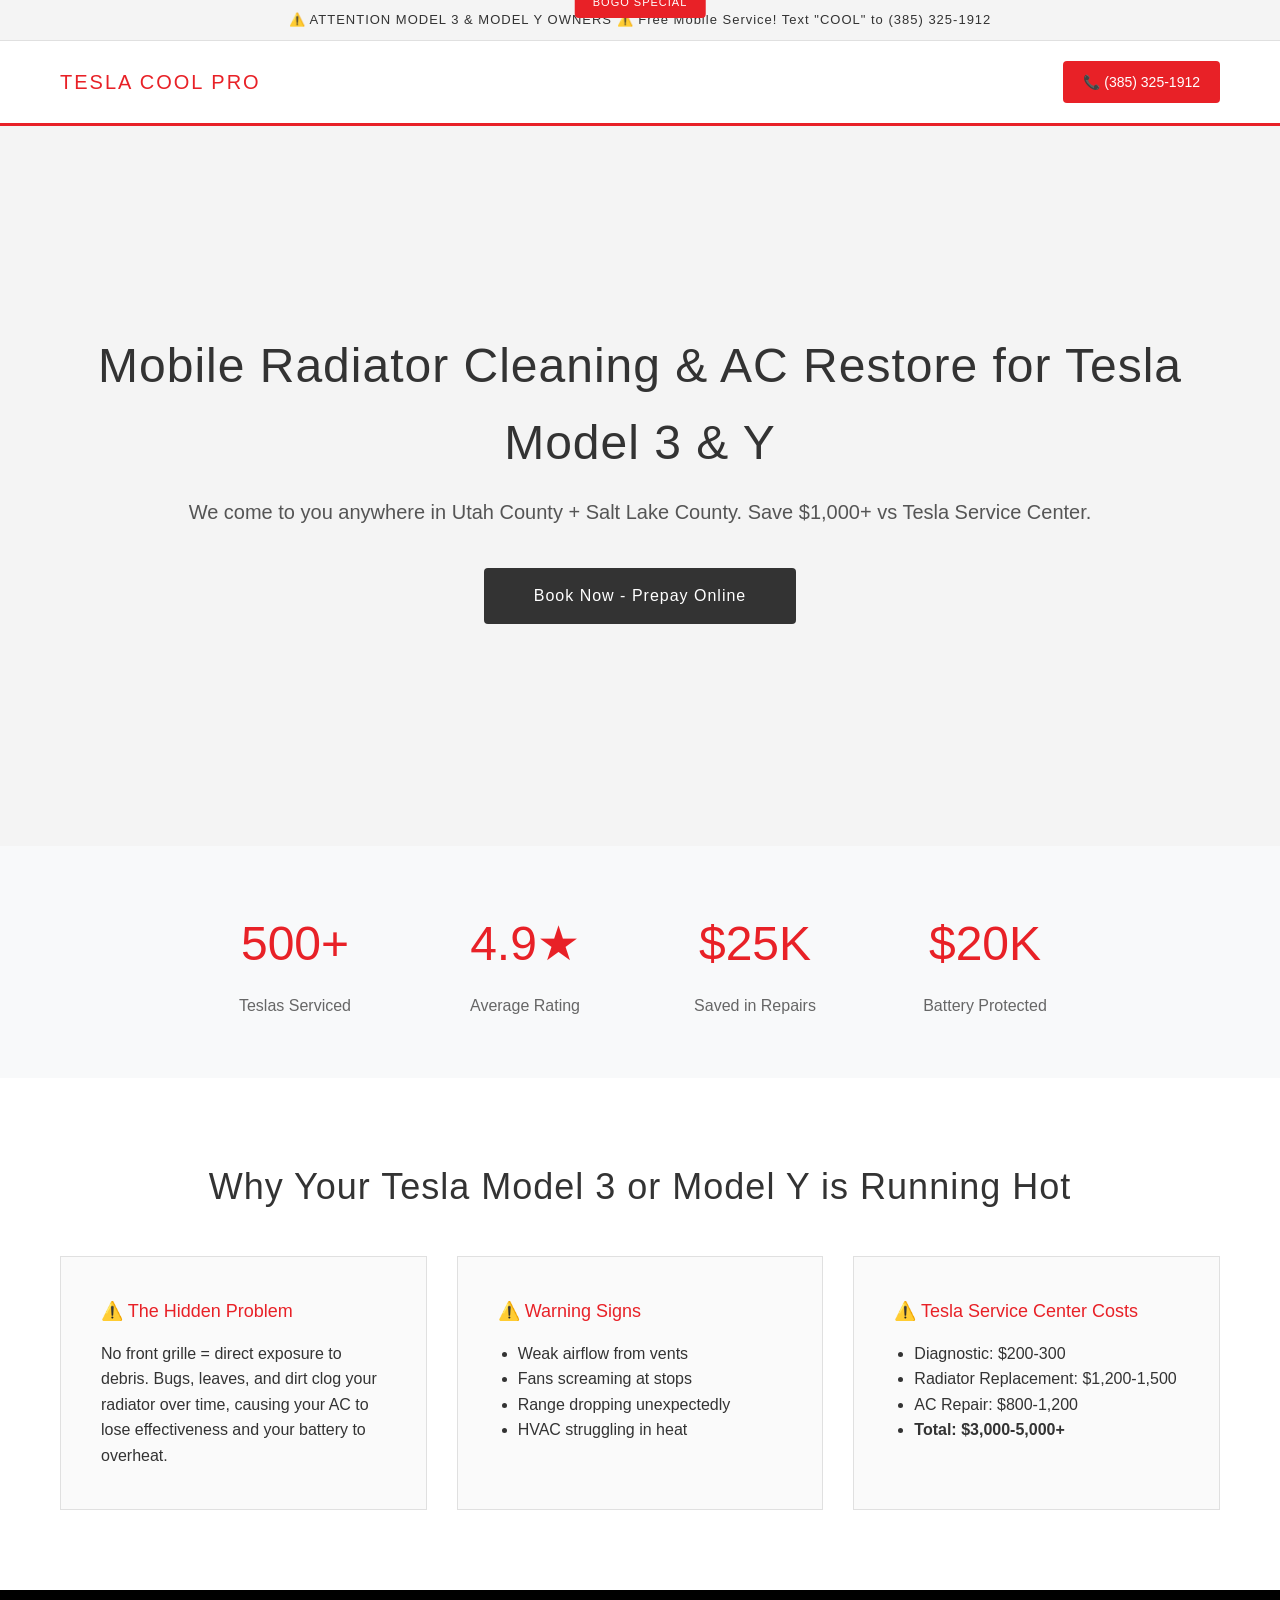
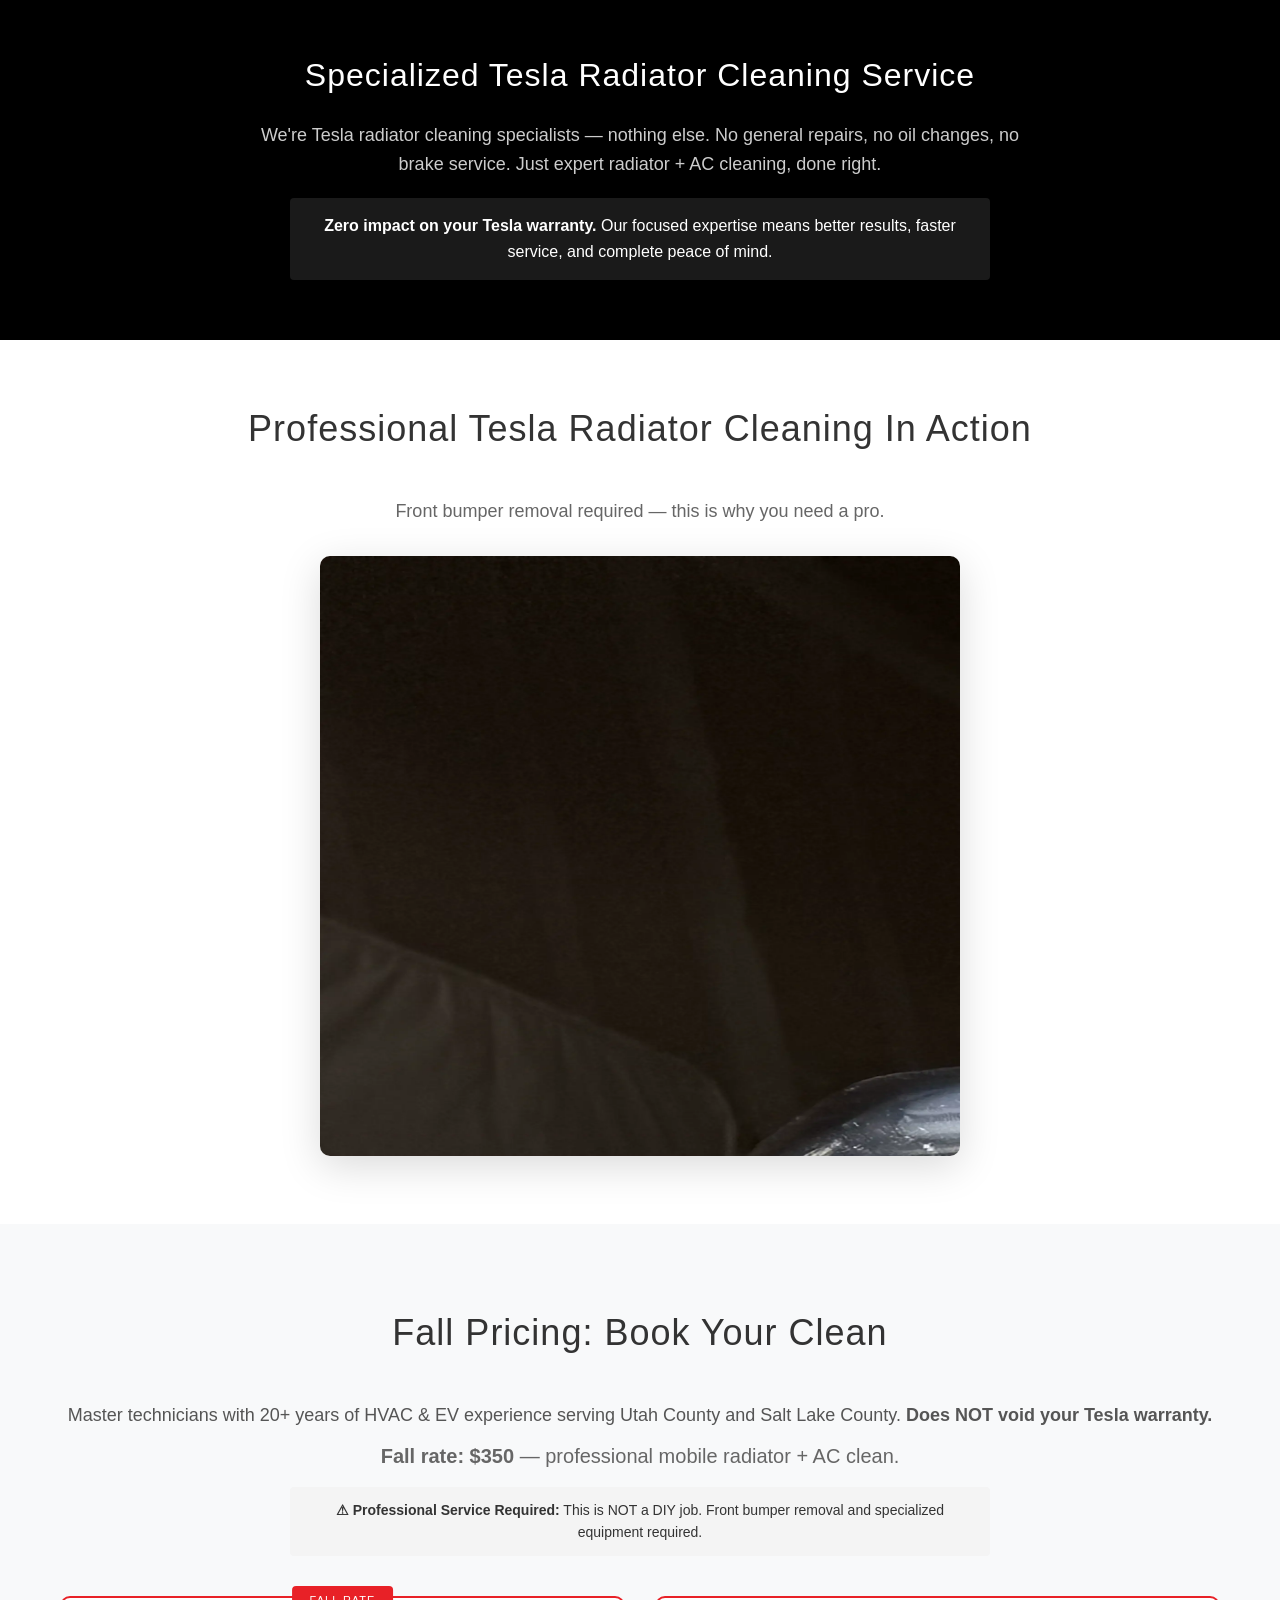
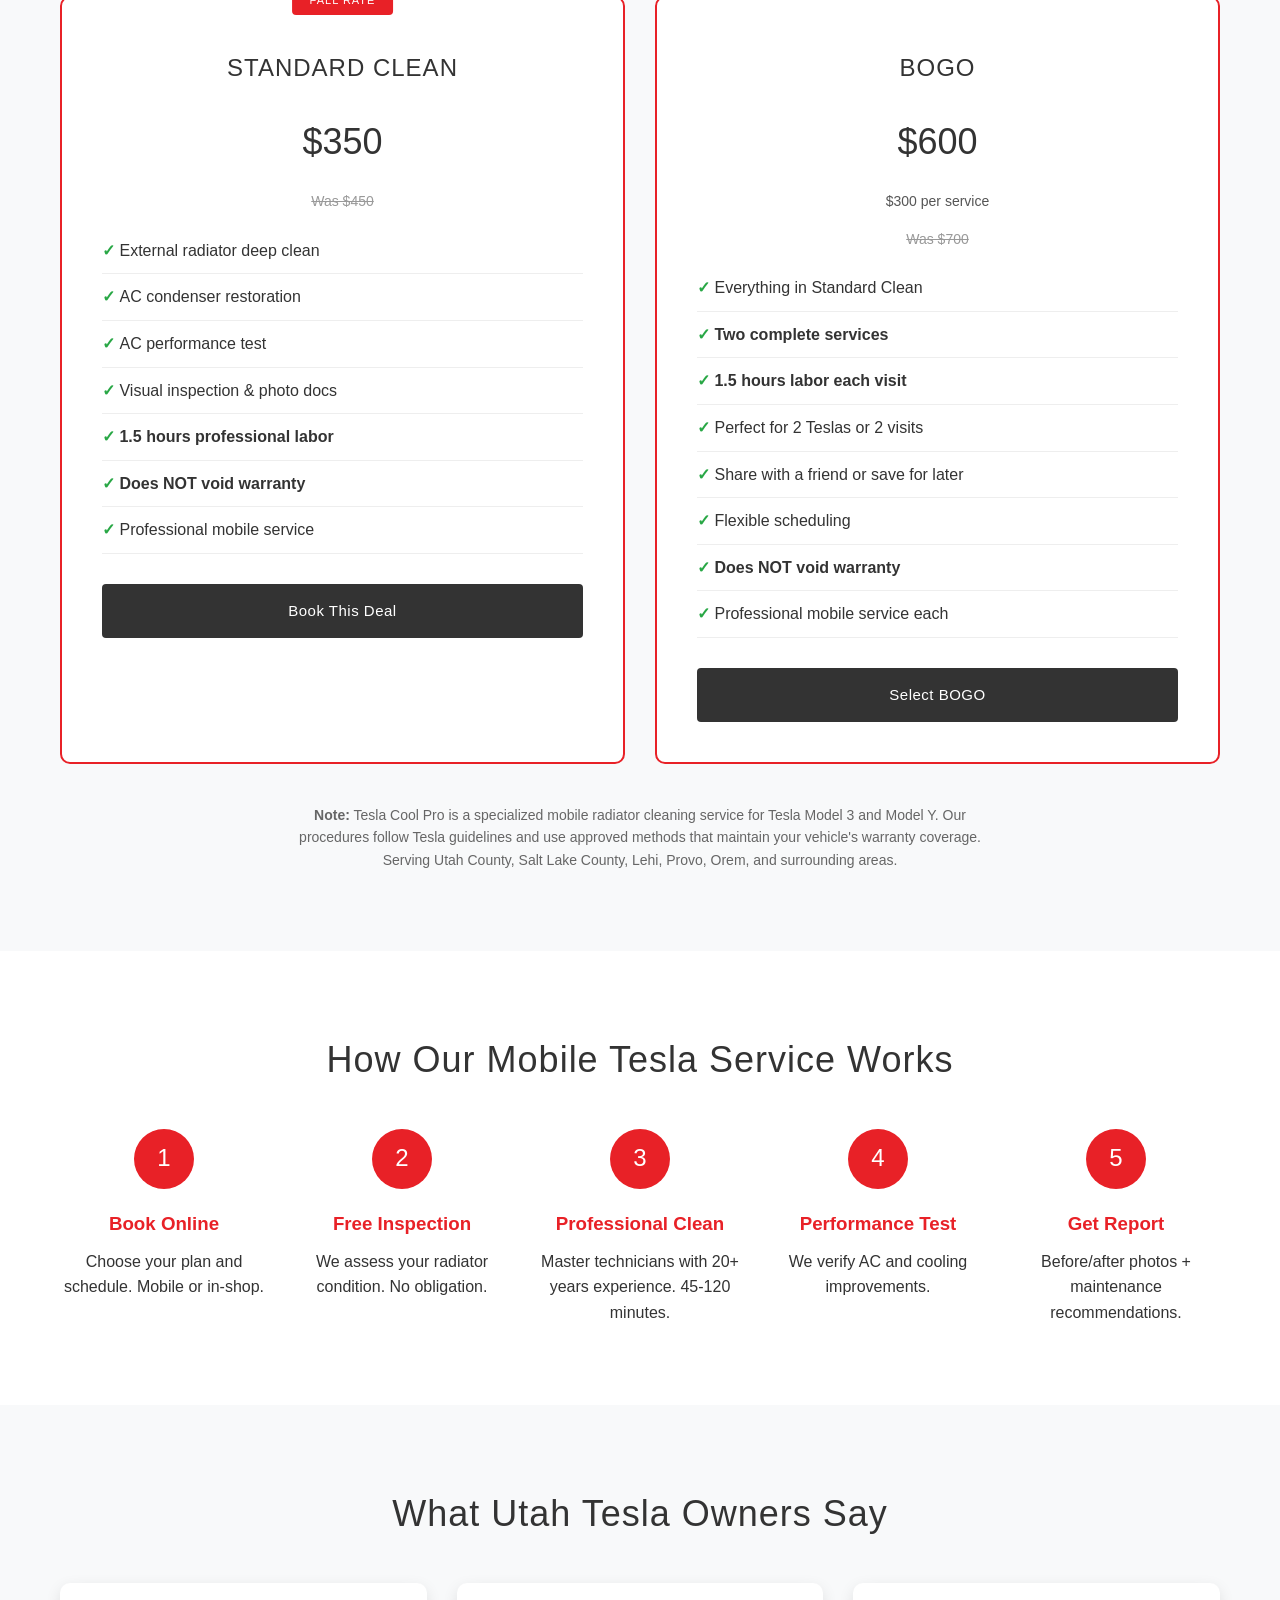
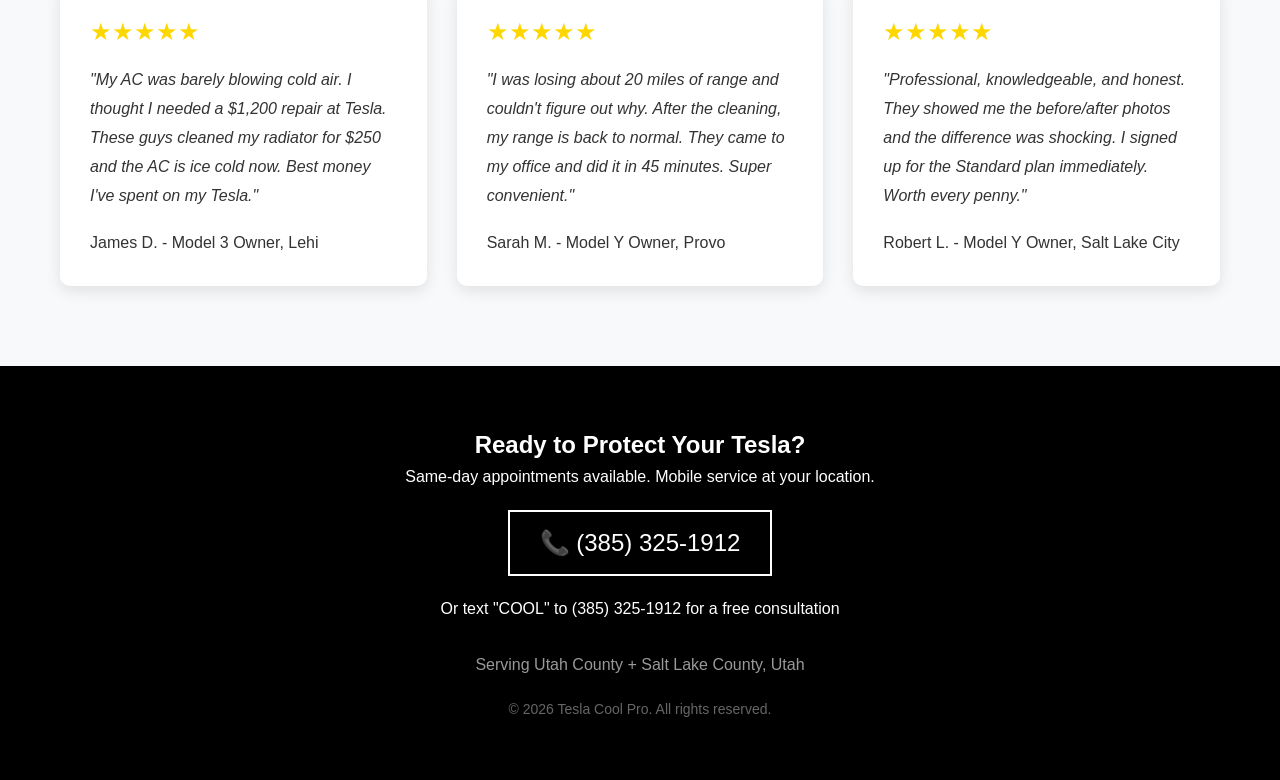
<file: index.html>
<!DOCTYPE html>
<html lang="en">
<head>
  <meta charset="UTF-8">
  <meta name="viewport" content="width=device-width, initial-scale=1.0">
  
  <!-- 🔍 PRIMARY SEO META TAGS -->
  <title>Tesla Radiator Cleaning Utah | Model 3/Y AC Repair - Tesla Cool Pro</title>
  <meta name="title" content="Tesla Radiator Cleaning Utah | Model 3/Y AC Repair - Tesla Cool Pro">
  <meta name="description" content="Expert Tesla radiator cleaning & AC restoration in Utah. Model 3 & Model Y specialists. Mobile service to your home/office. Save $1,000+ vs Tesla Service Center. Book online: (385) 325-1912">
  <meta name="keywords" content="Tesla radiator cleaning Utah, Model 3 AC repair, Model Y cooling system, mobile Tesla service, Tesla AC restoration, Utah County, Salt Lake City, Lehi, Provo, Orem, EV maintenance">
  <link rel="canonical" href="https://teslacoolpro.com/">
  <meta name="robots" content="index, follow">
  
  <!-- 📘 OPEN GRAPH / FACEBOOK -->
  <meta property="og:type" content="website">
  <meta property="og:url" content="https://teslacoolpro.com/">
  <meta property="og:title" content="Tesla Radiator Cleaning Utah | Model 3/Y AC Repair - Tesla Cool Pro">
  <meta property="og:description" content="Expert Tesla radiator cleaning & AC restoration in Utah. Mobile service to your home/office. Save $1,000+ vs Tesla Service Center. Weekly Cooling Drops!">
  <meta property="og:image" content="https://teslacoolpro.com/logo-og.jpg">
  <meta property="og:locale" content="en_US">
  <meta property="og:site_name" content="Tesla Cool Pro">
  
  <!-- 🐦 TWITTER CARD -->
  <meta property="twitter:card" content="summary_large_image">
  <meta property="twitter:url" content="https://teslacoolpro.com/">
  <meta property="twitter:title" content="Tesla Radiator Cleaning Utah | Model 3/Y AC Repair - Tesla Cool Pro">
  <meta property="twitter:description" content="Expert Tesla radiator cleaning & AC restoration in Utah. Mobile service to your home/office. Save $1,000+ vs Tesla Service Center.">
  <meta property="twitter:image" content="https://teslacoolpro.com/logo-og.jpg">
  
  <!-- 🏷️ SCHEMA MARKUP (LocalBusiness for Google) -->
  <script type="application/ld+json">
  {
    "@context": "https://schema.org",
    "@type": "AutoRepair",
    "name": "Tesla Cool Pro",
    "description": "Mobile radiator cleaning & AC restoration for Tesla Model 3 and Model Y in Utah",
    "url": "https://teslacoolpro.com/",
    "telephone": "+1-385-325-1912",
    "priceRange": "$$",
    "serviceArea": {
      "@type": "GeoCircle",
      "geoMidpoint": {
        "@type": "GeoCoordinates",
        "latitude": "40.3569",
        "longitude": "-111.7380"
      },
      "geoRadius": "50000"
    },
    "areaServed": [
      {
        "@type": "AdministrativeArea",
        "name": "Utah County"
      },
      {
        "@type": "AdministrativeArea",
        "name": "Salt Lake County"
      }
    ],
    "openingHoursSpecification": [
      {
        "@type": "OpeningHoursSpecification",
        "dayOfWeek": ["Monday", "Tuesday", "Wednesday", "Thursday", "Friday"],
        "opens": "08:00",
        "closes": "18:00"
      },
      {
        "@type": "OpeningHoursSpecification",
        "dayOfWeek": "Saturday",
        "opens": "09:00",
        "closes": "16:00"
      }
    ],
    "hasOfferCatalog": {
      "@type": "OfferCatalog",
      "name": "Radiator Cleaning Services",
      "itemListElement": [
        {
          "@type": "Offer",
          "itemOffered": {
            "@type": "Service",
            "name": "Standard Clean",
            "description": "External radiator deep clean, AC condenser restoration, AC performance test"
          },
          "price": "350.00",
          "priceCurrency": "USD"
        },
        {
          "@type": "Offer",
          "itemOffered": {
            "@type": "Service",
            "name": "BOGO Special",
            "description": "Buy One Get One Free - Two complete radiator cleaning services"
          },
          "price": "600.00",
          "priceCurrency": "USD"
        }
      ]
    },
    "aggregateRating": {
      "@type": "AggregateRating",
      "ratingValue": "4.9",
      "reviewCount": "500"
    }
  }
  </script>

  <style>
    * {
      margin: 0;
      padding: 0;
      box-sizing: border-box;
    }
    body {
      font-family: 'Gotham', 'Proxima Nova', -apple-system, BlinkMacSystemFont, 'Segoe UI', Roboto, Oxygen, Ubuntu, sans-serif;
      line-height: 1.6;
      color: #333;
      background: #fff;
      margin: 0;
      padding: 0;
    }
    .container {
      max-width: 1200px;
      margin: 0 auto;
      padding: 0 20px;
    }
    
    /* Header */
    header {
      background: #fff;
      color: #333;
      padding: 20px 0;
      position: sticky;
      top: 0;
      z-index: 100;
      border-bottom: 3px solid #E82127;
    }
    .header-content {
      display: flex;
      justify-content: space-between;
      align-items: center;
    }
    .logo {
      font-size: 20px;
      font-weight: 500;
      letter-spacing: 2px;
      text-transform: uppercase;
      color: #E82127;
    }
    .cta-phone {
      background: #E82127;
      color: #fff;
      padding: 10px 20px;
      border-radius: 4px;
      text-decoration: none;
      font-weight: 500;
      font-size: 14px;
      white-space: nowrap;
      transition: all 0.3s;
    }
    .cta-phone:hover {
      background: #c41c21;
    }
    
    /* Hero */
    .hero {
      background: #f4f4f4;
      color: #333;
      padding: 100px 0 120px 0;
      text-align: center;
      min-height: 80vh;
      display: flex;
      align-items: center;
    }
    .hero .container {
      width: 100%;
    }
    .hero h1 {
      font-size: 48px;
      font-weight: 500;
      margin-bottom: 15px;
      letter-spacing: 1px;
    }
    .hero p {
      font-size: 20px;
      margin-bottom: 40px;
      color: #555;
    }
    .hero-btn {
      background: #333;
      color: #fff;
      padding: 15px 50px;
      border: none;
      border-radius: 4px;
      font-size: 16px;
      font-weight: 500;
      cursor: pointer;
      text-decoration: none;
      display: inline-block;
      transition: all 0.3s;
      letter-spacing: 1px;
    }
    .hero-btn:hover {
      background: #000;
      transform: translateY(-2px);
    }
    
    /* Fall Banner */
    .summer-banner {
      background: #E82127;
      color: #fff;
      text-align: center;
      padding: 10px;
      font-weight: 500;
      font-size: 13px;
      letter-spacing: 1px;
      line-height: 1.5;
    }
    
    /* Stats */
    .stats {
      display: grid;
      grid-template-columns: repeat(auto-fit, minmax(200px, 1fr));
      gap: 30px;
      padding: 60px 0;
      background: #f8f9fa;
    }
    .stat-card {
      text-align: center;
    }
    .stat-number {
      font-size: 48px;
      font-weight: 500;
      color: #E82127;
    }
    .stat-label {
      font-size: 16px;
      color: #666;
      margin-top: 10px;
    }
    
    /* Problem Section */
    .section {
      padding: 80px 0;
    }
    .section-title {
      font-size: 36px;
      font-weight: 500;
      text-align: center;
      margin-bottom: 40px;
      letter-spacing: 1px;
    }
    .problem-grid {
      display: grid;
      grid-template-columns: repeat(auto-fit, minmax(300px, 1fr));
      gap: 30px;
    }
    .problem-card {
      background: #fafafa;
      border: 1px solid #e0e0e0;
      padding: 40px;
      border-radius: 0;
    }
    .problem-card h3 {
      color: #E82127;
      margin-bottom: 15px;
      font-size: 18px;
      font-weight: 500;
    }
    
    /* Pricing */
    .pricing-grid {
      display: grid;
      grid-template-columns: repeat(auto-fit, minmax(300px, 1fr));
      gap: 30px;
      margin-top: 40px;
    }
    .pricing-card {
      background: white;
      border: 2px solid #e0e0e0;
      border-radius: 10px;
      padding: 40px;
      text-align: center;
      transition: all 0.3s;
    }
    .pricing-card:hover {
      border-color: #E82127;
      transform: translateY(-5px);
      box-shadow: 0 10px 30px rgba(232, 33, 39, 0.2);
    }
    .pricing-card.most-popular {
      border-color: #E82127;
      position: relative;
    }
    .most-popular-badge {
      position: absolute;
      top: -12px;
      left: 50%;
      transform: translateX(-50%);
      background: #E82127;
      color: #fff;
      padding: 6px 18px;
      border-radius: 4px;
      font-size: 11px;
      font-weight: 500;
      letter-spacing: 1px;
    }
    .package-name {
      font-size: 24px;
      font-weight: 500;
      text-transform: uppercase;
      margin-bottom: 15px;
      letter-spacing: 1px;
      min-height: 60px;
      display: flex;
      align-items: center;
      justify-content: center;
    }
    .price {
      font-size: 48px;
      font-weight: 500;
      color: #333;
      margin-bottom: 20px;
    }
    .features {
      list-style: none;
      margin-bottom: 30px;
      text-align: left;
    }
    .features li {
      padding: 10px 0;
      border-bottom: 1px solid #eee;
    }
    .features li:before {
      content: "✓ ";
      color: #28a745;
      font-weight: 900;
    }
    .select-btn {
      background: #333;
      color: #fff;
      padding: 15px 30px;
      border: none;
      border-radius: 4px;
      font-size: 15px;
      font-weight: 500;
      cursor: pointer;
      width: 100%;
      text-decoration: none;
      display: block;
      transition: all 0.3s;
      letter-spacing: 0.5px;
    }
    .select-btn:hover {
      background: #000;
    }
    
    /* How It Works */
    .steps {
      display: grid;
      grid-template-columns: repeat(auto-fit, minmax(200px, 1fr));
      gap: 30px;
      counter-reset: step;
    }
    .step-card {
      text-align: center;
      position: relative;
    }
    .step-number {
      width: 60px;
      height: 60px;
      background: #E82127;
      color: #fff;
      border-radius: 50%;
      display: flex;
      align-items: center;
      justify-content: center;
      font-size: 24px;
      font-weight: 500;
      margin: 0 auto 20px;
    }
    .step-card h3 {
      margin-bottom: 10px;
      color: #E82127;
    }
    
    /* Testimonials */
    .testimonials {
      background: #f8f9fa;
    }
    .testimonial-grid {
      display: grid;
      grid-template-columns: repeat(auto-fit, minmax(300px, 1fr));
      gap: 30px;
    }
    .testimonial-card {
      background: white;
      padding: 30px;
      border-radius: 10px;
      box-shadow: 0 5px 15px rgba(0,0,0,0.1);
    }
    .stars {
      color: #FFD700;
      font-size: 24px;
      margin-bottom: 15px;
    }
    .testimonial-text {
      font-style: italic;
      margin-bottom: 20px;
      line-height: 1.8;
    }
    .testimonial-author {
      font-weight: 500;
      color: #333;
    }
    
    /* Guarantee */
    .guarantee {
      background: #333;
      color: #fff;
      text-align: center;
      padding: 60px 0;
    }
    .guarantee h2 {
      font-size: 36px;
      margin-bottom: 20px;
    }
    
    /* Footer */
    footer {
      background: #000;
      color: #fff;
      padding: 60px 0;
      text-align: center;
    }
    .footer-phone {
      font-size: 24px;
      font-weight: 500;
      color: #fff;
      text-decoration: none;
      display: block;
      margin: 20px 0;
      border: 2px solid #fff;
      display: inline-block;
      padding: 12px 30px;
      transition: all 0.3s;
    }
    .footer-phone:hover {
      background: #fff;
      color: #000;
    }
    
    @media (max-width: 768px) {
      .hero h1 {
        font-size: 32px;
      }
      .header-content {
        flex-direction: column;
        gap: 15px;
      }
    }
  </style>
</head>
<body>
  <!-- Fall Banner -->
  <div class="summer-banner" style="background: #f4f4f4; color: #333; border-bottom: 1px solid #e0e0e0;">
    ⚠️ ATTENTION MODEL 3 & MODEL Y OWNERS ⚠️ Free Mobile Service! Text "COOL" to (385) 325-1912
  </div>

  <!-- Header -->
  <header>
    <div class="container header-content">
      <div class="logo">Tesla Cool Pro</div>
      <a href="tel:3853251912" class="cta-phone">📞 (385) 325-1912</a>
    </div>
  </header>

  <!-- Hero -->
  <section class="hero">
    <div class="container">
      <h1>Mobile Radiator Cleaning & AC Restore for Tesla Model 3 & Y</h1>
      <p>We come to you anywhere in Utah County + Salt Lake County. Save $1,000+ vs Tesla Service Center.</p>
      <a href="payment.html" class="hero-btn">Book Now - Prepay Online</a>
    </div>
  </section>

  <!-- Stats -->
  <div class="stats">
    <div class="container" style="display: grid; grid-template-columns: repeat(auto-fit, minmax(200px, 1fr)); gap: 30px;">
      <div class="stat-card">
        <div class="stat-number">500+</div>
        <div class="stat-label">Teslas Serviced</div>
      </div>
      <div class="stat-card">
        <div class="stat-number">4.9★</div>
        <div class="stat-label">Average Rating</div>
      </div>
      <div class="stat-card">
        <div class="stat-number">$25K</div>
        <div class="stat-label">Saved in Repairs</div>
      </div>
      <div class="stat-card">
        <div class="stat-number">$20K</div>
        <div class="stat-label">Battery Protected</div>
      </div>
    </div>
  </div>

  <!-- Problem Section -->
  <section class="section">
    <div class="container">
      <h2 class="section-title">Why Your Tesla Model 3 or Model Y is Running Hot</h2>
      <div class="problem-grid">
        <div class="problem-card">
          <h3>⚠️ The Hidden Problem</h3>
          <p>No front grille = direct exposure to debris. Bugs, leaves, and dirt clog your radiator over time, causing your AC to lose effectiveness and your battery to overheat.</p>
        </div>
        <div class="problem-card">
          <h3>⚠️ Warning Signs</h3>
          <ul style="margin-left: 20px;">
            <li>Weak airflow from vents</li>
            <li>Fans screaming at stops</li>
            <li>Range dropping unexpectedly</li>
            <li>HVAC struggling in heat</li>
          </ul>
        </div>
        <div class="problem-card">
          <h3>⚠️ Tesla Service Center Costs</h3>
          <ul style="margin-left: 20px;">
            <li>Diagnostic: $200-300</li>
            <li>Radiator Replacement: $1,200-1,500</li>
            <li>AC Repair: $800-1,200</li>
            <li><strong>Total: $3,000-5,000+</strong></li>
          </ul>
        </div>
      </div>
    </div>
  </section>

  <!-- Specialized Service Banner -->
  <section class="section" style="background: #000; color: #fff; text-align: center; padding: 60px 0;">
    <div class="container">
      <h2 style="font-size: 32px; font-weight: 500; margin-bottom: 20px; letter-spacing: 1px;">Specialized Tesla Radiator Cleaning Service</h2>
      <p style="font-size: 18px; max-width: 800px; margin: 0 auto 20px auto; color: #ccc;">We're Tesla radiator cleaning specialists — nothing else. No general repairs, no oil changes, no brake service. Just expert radiator + AC cleaning, done right.</p>
      <p style="font-size: 16px; max-width: 700px; margin: 0 auto; background: rgba(255,255,255,0.1); padding: 15px 25px; border-radius: 4px; display: inline-block; color: #fff;"><strong>Zero impact on your Tesla warranty.</strong> Our focused expertise means better results, faster service, and complete peace of mind.</p>
    </div>
  </section>

  <!-- Service Photo Section -->
  <section class="section" style="padding: 60px 0; background: white;">
    <div class="container" style="text-align: center;">
      <h2 class="section-title">Professional Tesla Radiator Cleaning In Action</h2>
      <p style="font-size: 18px; margin-bottom: 30px; color: #666;">Front bumper removal required — this is why you need a pro.</p>
      <picture>
        <source srcset="tesla-service-bumper-off.webp" type="image/webp">
        <img src="tesla-service-bumper-off.jpg" width="640" height="896" loading="lazy" decoding="async" alt="Tesla Model 3 with front bumper removed for professional radiator cleaning service in Utah" style="max-width: 100%; height: auto; border-radius: 10px; box-shadow: 0 10px 40px rgba(0,0,0,0.15); max-height: 600px;">
      </picture>
    </div>
  </section>

  <!-- Pricing Section -->
  <section class="section" style="background: #f8f9fa;">
    <div class="container">
      <h2 class="section-title">Fall Pricing: Book Your Clean</h2>
      <p style="text-align: center; font-size: 18px; margin-bottom: 10px; color: #555; font-weight: 500;">Master technicians with 20+ years of HVAC & EV experience serving Utah County and Salt Lake County. <strong>Does NOT void your Tesla warranty.</strong></p>
      <p style="text-align: center; font-size: 20px; margin-bottom: 15px; color: #666;"><strong>Fall rate: $350</strong> — professional mobile radiator + AC clean.</p>
      <div style="text-align: center; margin-bottom: 40px;">
        <p style="background: #f4f4f4; padding: 12px 20px; border-radius: 4px; display: inline-block; max-width: 700px; font-size: 14px; color: #333;"><strong>⚠ Professional Service Required:</strong> This is NOT a DIY job. Front bumper removal and specialized equipment required.</p>
      </div>
      
      <div class="pricing-grid">
        <div class="pricing-card most-popular">
          <div class="most-popular-badge">FALL RATE</div>
          <div class="package-name">Standard Clean</div>
          <div class="price" style="font-size: 36px;">$350</div>
          <p style="color: #999; font-size: 14px; margin-bottom: 15px; text-decoration: line-through;">Was $450</p>
          <ul class="features">
            <li>External radiator deep clean</li>
            <li>AC condenser restoration</li>
            <li>AC performance test</li>
            <li>Visual inspection & photo docs</li>
            <li><strong>1.5 hours professional labor</strong></li>
            <li><strong>Does NOT void warranty</strong></li>
            <li>Professional mobile service</li>
          </ul>
          <a href="payment.html" class="select-btn">Book This Deal</a>
        </div>

        <!-- BOGO Deal -->
        <div class="pricing-card" style="border-color: #E82127;">
          <div class="most-popular-badge" style="background: #E82127;">BOGO SPECIAL</div>
          <div class="package-name">BOGO</div>
          <div class="price" style="font-size: 36px;">$600</div>
          <p style="color: #555; font-size: 14px; margin-bottom: 15px;">$300 per service</p>
          <p style="color: #999; font-size: 14px; margin-bottom: 15px; text-decoration: line-through;">Was $700</p>
          <ul class="features">
            <li>Everything in Standard Clean</li>
            <li><strong>Two complete services</strong></li>
            <li><strong>1.5 hours labor each visit</strong></li>
            <li>Perfect for 2 Teslas or 2 visits</li>
            <li>Share with a friend or save for later</li>
            <li>Flexible scheduling</li>
            <li><strong>Does NOT void warranty</strong></li>
            <li>Professional mobile service each</li>
          </ul>
          <a href="payment.html" class="select-btn" style="background: #333;">Select BOGO</a>
        </div>
      </div>

      <p style="text-align: center; margin-top: 40px; font-size: 14px; color: #666; max-width: 700px; margin-left: auto; margin-right: auto;">
        <strong>Note:</strong> Tesla Cool Pro is a specialized mobile radiator cleaning service for Tesla Model 3 and Model Y. Our procedures follow Tesla guidelines and use approved methods that maintain your vehicle's warranty coverage. Serving Utah County, Salt Lake County, Lehi, Provo, Orem, and surrounding areas.
      </p>
    </div>
  </section>

  <!-- How It Works -->
  <section class="section">
    <div class="container">
      <h2 class="section-title">How Our Mobile Tesla Service Works</h2>
      <div class="steps">
        <div class="step-card">
          <div class="step-number">1</div>
          <h3>Book Online</h3>
          <p>Choose your plan and schedule. Mobile or in-shop.</p>
        </div>
        <div class="step-card">
          <div class="step-number">2</div>
          <h3>Free Inspection</h3>
          <p>We assess your radiator condition. No obligation.</p>
        </div>
        <div class="step-card">
          <div class="step-number">3</div>
          <h3>Professional Clean</h3>
          <p>Master technicians with 20+ years experience. 45-120 minutes.</p>
        </div>
        <div class="step-card">
          <div class="step-number">4</div>
          <h3>Performance Test</h3>
          <p>We verify AC and cooling improvements.</p>
        </div>
        <div class="step-card">
          <div class="step-number">5</div>
          <h3>Get Report</h3>
          <p>Before/after photos + maintenance recommendations.</p>
        </div>
      </div>
    </div>
  </section>

  <!-- Testimonials -->
  <section class="section testimonials">
    <div class="container">
      <h2 class="section-title">What Utah Tesla Owners Say</h2>
      <div class="testimonial-grid">
        <div class="testimonial-card">
          <div class="stars">★★★★★</div>
          <p class="testimonial-text">"My AC was barely blowing cold air. I thought I needed a $1,200 repair at Tesla. These guys cleaned my radiator for $250 and the AC is ice cold now. Best money I've spent on my Tesla."</p>
          <div class="testimonial-author">James D. - Model 3 Owner, Lehi</div>
        </div>
        <div class="testimonial-card">
          <div class="stars">★★★★★</div>
          <p class="testimonial-text">"I was losing about 20 miles of range and couldn't figure out why. After the cleaning, my range is back to normal. They came to my office and did it in 45 minutes. Super convenient."</p>
          <div class="testimonial-author">Sarah M. - Model Y Owner, Provo</div>
        </div>
        <div class="testimonial-card">
          <div class="stars">★★★★★</div>
          <p class="testimonial-text">"Professional, knowledgeable, and honest. They showed me the before/after photos and the difference was shocking. I signed up for the Standard plan immediately. Worth every penny."</p>
          <div class="testimonial-author">Robert L. - Model Y Owner, Salt Lake City</div>
        </div>
      </div>
    </div>
  </section>

  <!-- Footer -->
  <footer>
    <div class="container">
      <h2>Ready to Protect Your Tesla?</h2>
      <p>Same-day appointments available. Mobile service at your location.</p>
      <a href="tel:3853251912" class="footer-phone">📞 (385) 325-1912</a>
      <p>Or text "COOL" to (385) 325-1912 for a free consultation</p>
      <p style="margin-top: 30px; color: #999;">Serving Utah County + Salt Lake County, Utah</p>
      <p style="color: #666; margin-top: 20px; font-size: 14px;">© 2026 Tesla Cool Pro. All rights reserved.</p>
    </div>
  </footer>
</body>
</html>
</file>
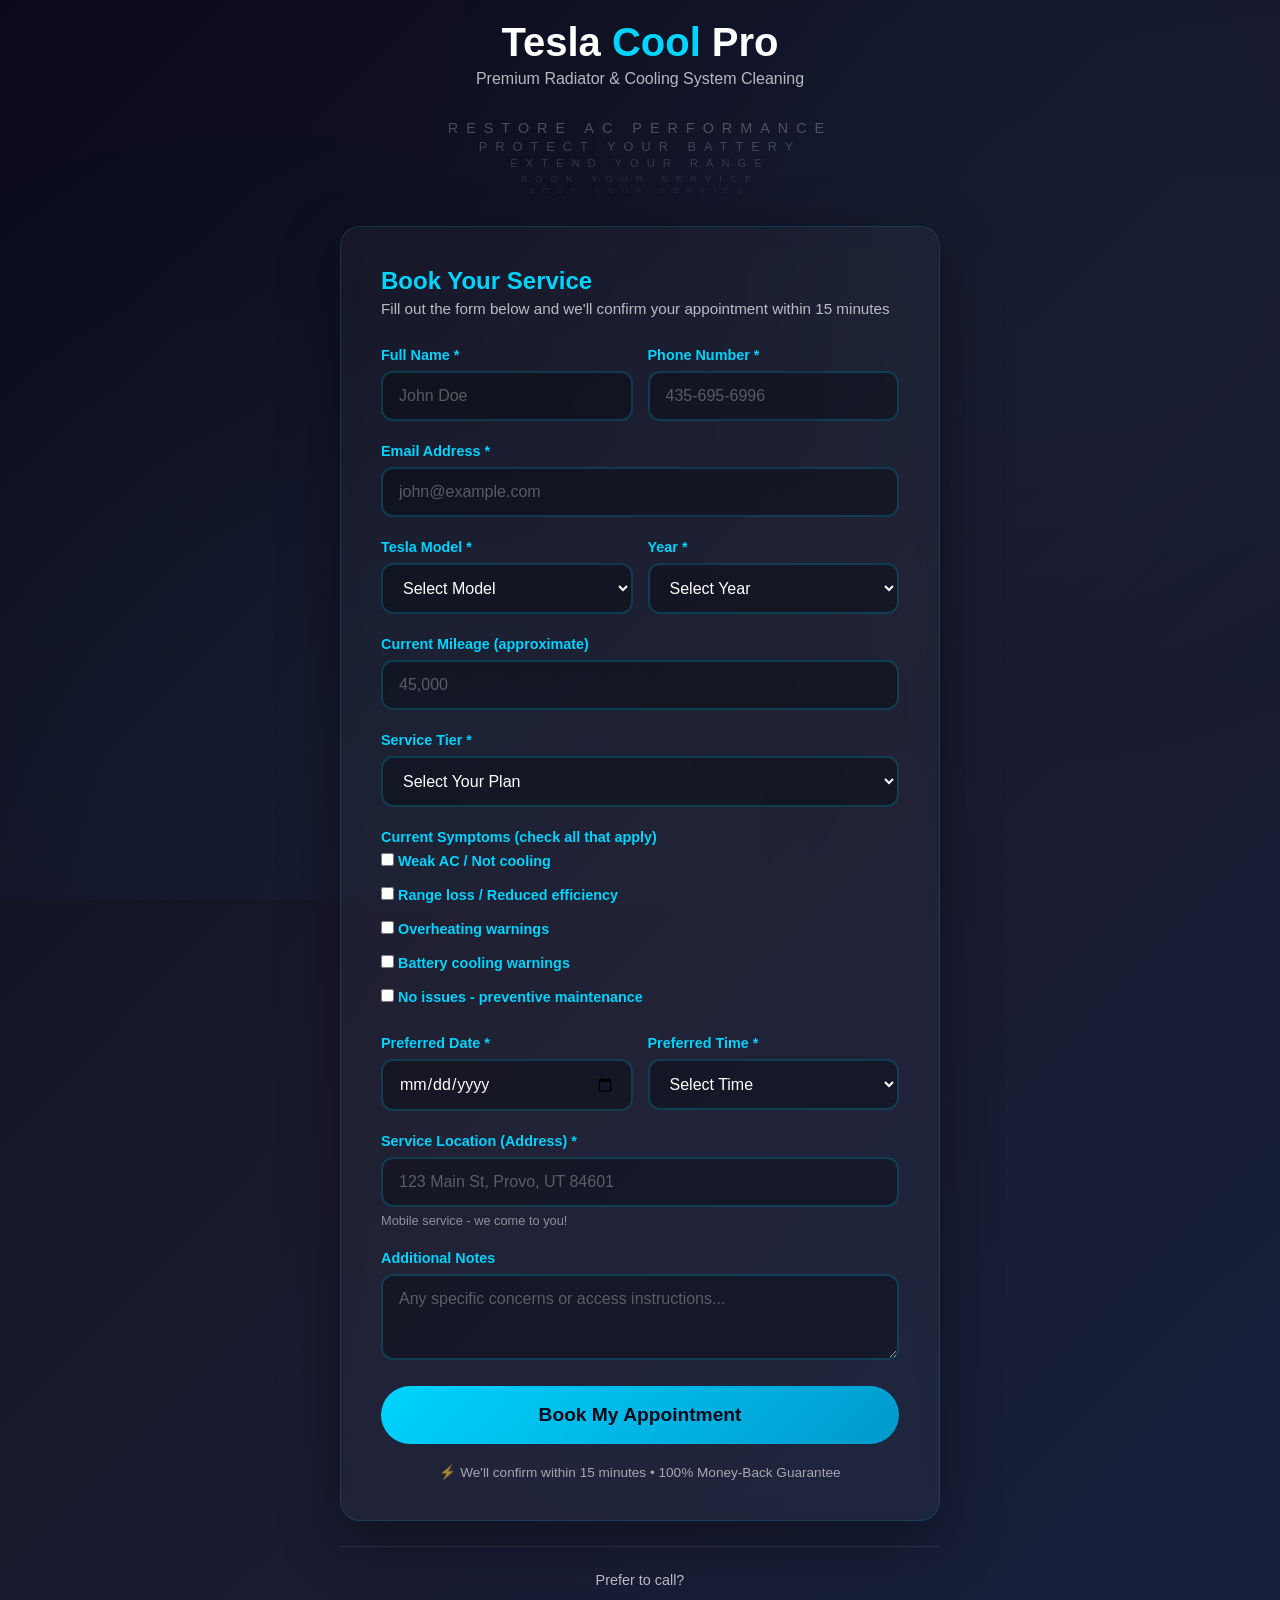
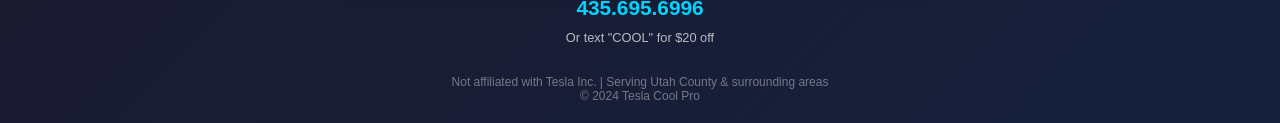
<file: book.html>
<!DOCTYPE html>
<html lang="en">
<head>
    <meta charset="UTF-8">
    <meta name="viewport" content="width=device-width, initial-scale=1.0">
    <title>Book Your Tesla Service - Tesla Cool Pro</title>
    <style>
        * {
            margin: 0;
            padding: 0;
            box-sizing: border-box;
        }
        
        body {
            font-family: 'Segoe UI', Tahoma, Geneva, Verdana, sans-serif;
            background: linear-gradient(135deg, #0a0a1a 0%, #1a1a2e 50%, #16213e 100%);
            min-height: 100vh;
            color: white;
            display: flex;
            justify-content: center;
            align-items: center;
            padding: 20px;
            position: relative;
            overflow-x: hidden;
        }
        
        /* Subtle repeating pattern background */
        body::before {
            content: '';
            position: fixed;
            top: 0;
            left: 0;
            width: 100%;
            height: 100%;
            background-image: 
                radial-gradient(circle at 20% 80%, rgba(0, 212, 255, 0.03) 0%, transparent 50%),
                radial-gradient(circle at 80% 20%, rgba(0, 212, 255, 0.03) 0%, transparent 50%);
            pointer-events: none;
            z-index: 0;
        }
        
        .container {
            max-width: 600px;
            width: 100%;
            position: relative;
            z-index: 1;
        }
        
        /* Logo/Header */
        .header {
            text-align: center;
            margin-bottom: 30px;
        }
        
        .header h1 {
            font-size: 2.5em;
            font-weight: 700;
            margin-bottom: 5px;
        }
        
        .header h1 span {
            color: #00d4ff;
        }
        
        .header .subtitle {
            font-size: 1em;
            opacity: 0.7;
            margin-bottom: 10px;
        }
        
        /* Repetitive "gravity" text */
        .gravity-text {
            text-align: center;
            margin-bottom: 30px;
            overflow: hidden;
        }
        
        .gravity-line {
            display: block;
            font-size: 0.7em;
            letter-spacing: 8px;
            text-transform: uppercase;
            opacity: 0.15;
            line-height: 1.4;
            animation: fadePulse 3s ease-in-out infinite;
        }
        
        .gravity-line:nth-child(1) { font-size: 0.9em; opacity: 0.25; }
        .gravity-line:nth-child(2) { font-size: 0.8em; opacity: 0.2; }
        .gravity-line:nth-child(3) { font-size: 0.7em; opacity: 0.15; }
        .gravity-line:nth-child(4) { font-size: 0.6em; opacity: 0.1; }
        .gravity-line:nth-child(5) { font-size: 0.5em; opacity: 0.08; }
        
        @keyframes fadePulse {
            0%, 100% { opacity: 0.1; }
            50% { opacity: 0.25; }
        }
        
        /* Form Card */
        .form-card {
            background: rgba(255, 255, 255, 0.03);
            border: 1px solid rgba(0, 212, 255, 0.15);
            border-radius: 20px;
            padding: 40px;
            backdrop-filter: blur(10px);
            box-shadow: 0 20px 60px rgba(0, 0, 0, 0.4);
        }
        
        .form-title {
            font-size: 1.5em;
            margin-bottom: 5px;
            color: #00d4ff;
        }
        
        .form-subtitle {
            font-size: 0.95em;
            opacity: 0.7;
            margin-bottom: 30px;
        }
        
        .form-group {
            margin-bottom: 22px;
        }
        
        .form-group label {
            display: block;
            margin-bottom: 8px;
            font-weight: 600;
            font-size: 0.9em;
            color: #00d4ff;
        }
        
        .form-group input,
        .form-group select,
        .form-group textarea {
            width: 100%;
            padding: 14px 16px;
            border: 2px solid rgba(0, 212, 255, 0.2);
            border-radius: 12px;
            background: rgba(0, 0, 0, 0.3);
            color: white;
            font-size: 1em;
            transition: all 0.3s ease;
            font-family: inherit;
        }
        
        .form-group input:focus,
        .form-group select:focus,
        .form-group textarea:focus {
            outline: none;
            border-color: #00d4ff;
            box-shadow: 0 0 20px rgba(0, 212, 255, 0.2);
            background: rgba(0, 0, 0, 0.5);
        }
        
        .form-group input::placeholder,
        .form-group textarea::placeholder {
            color: rgba(255, 255, 255, 0.3);
        }
        
        .form-group select option {
            background: #1a1a2e;
            color: white;
        }
        
        .form-group small {
            display: block;
            margin-top: 6px;
            color: rgba(255, 255, 255, 0.5);
            font-size: 0.8em;
        }
        
        .form-row {
            display: grid;
            grid-template-columns: 1fr 1fr;
            gap: 15px;
        }
        
        .checkbox-group {
            display: flex;
            flex-direction: column;
            gap: 10px;
        }
        
        .checkbox-label {
            display: flex;
            align-items: center;
            gap: 10px;
            cursor: pointer;
            font-weight: normal;
            color: rgba(255, 255, 255, 0.85);
            font-size: 0.95em;
        }
        
        .checkbox-label input[type="checkbox"] {
            width: auto;
            accent-color: #00d4ff;
        }
        
        .submit-btn {
            display: block;
            width: 100%;
            padding: 18px;
            background: linear-gradient(135deg, #00d4ff 0%, #0099cc 100%);
            color: #0a0a1a;
            border: none;
            border-radius: 50px;
            font-size: 1.2em;
            font-weight: bold;
            cursor: pointer;
            transition: all 0.3s ease;
            margin-top: 10px;
        }
        
        .submit-btn:hover {
            transform: translateY(-3px);
            box-shadow: 0 15px 40px rgba(0, 212, 255, 0.4);
        }
        
        .guarantee-text {
            text-align: center;
            margin-top: 20px;
            font-size: 0.85em;
            opacity: 0.6;
        }
        
        .phone-fallback {
            text-align: center;
            margin-top: 25px;
            padding-top: 25px;
            border-top: 1px solid rgba(255, 255, 255, 0.1);
        }
        
        .phone-fallback p {
            font-size: 0.9em;
            opacity: 0.7;
            margin-bottom: 8px;
        }
        
        .phone-fallback a {
            color: #00d4ff;
            text-decoration: none;
            font-size: 1.3em;
            font-weight: bold;
        }
        
        .phone-fallback a:hover {
            text-decoration: underline;
        }
        
        /* Footer */
        .footer {
            text-align: center;
            margin-top: 30px;
            font-size: 0.75em;
            opacity: 0.4;
        }
        
        @media (max-width: 600px) {
            .form-row {
                grid-template-columns: 1fr;
            }
            
            .form-card {
                padding: 25px;
            }
            
            .header h1 {
                font-size: 2em;
            }
        }
    </style>
</head>
<body>
    <div class="container">
        <!-- Header -->
        <div class="header">
            <h1>Tesla <span>Cool</span> Pro</h1>
            <p class="subtitle">Premium Radiator &amp; Cooling System Cleaning</p>
        </div>
        
        <!-- Repetitive "gravity" text - pulls eye downward -->
        <div class="gravity-text">
            <span class="gravity-line">Restore AC Performance</span>
            <span class="gravity-line">Protect Your Battery</span>
            <span class="gravity-line">Extend Your Range</span>
            <span class="gravity-line">Book Your Service</span>
            <span class="gravity-line">Book Your Service</span>
        </div>
        
        <!-- Form -->
        <div class="form-card">
            <h2 class="form-title">Book Your Service</h2>
            <p class="form-subtitle">Fill out the form below and we'll confirm your appointment within 15 minutes</p>
            
            <form action="https://formspree.io/f/mzdwnrwk" method="POST">
                <div class="form-row">
                    <div class="form-group">
                        <label for="name">Full Name *</label>
                        <input type="text" id="name" name="name" required placeholder="John Doe">
                    </div>
                    
                    <div class="form-group">
                        <label for="phone">Phone Number *</label>
                        <input type="tel" id="phone" name="phone" required placeholder="435-695-6996">
                    </div>
                </div>
                
                <div class="form-group">
                    <label for="email">Email Address *</label>
                    <input type="email" id="email" name="email" required placeholder="john@example.com">
                </div>
                
                <div class="form-row">
                    <div class="form-group">
                        <label for="model">Tesla Model *</label>
                        <select id="model" name="model" required>
                            <option value="">Select Model</option>
                            <option value="model-3">Model 3</option>
                            <option value="model-y">Model Y</option>
                            <option value="model-s">Model S</option>
                            <option value="model-x">Model X</option>
                            <option value="cybertruck">Cybertruck</option>
                        </select>
                    </div>
                    
                    <div class="form-group">
                        <label for="year">Year *</label>
                        <select id="year" name="year" required>
                            <option value="">Select Year</option>
                            <option value="2026">2026</option>
                            <option value="2025">2025</option>
                            <option value="2024">2024</option>
                            <option value="2023">2023</option>
                            <option value="2022">2022</option>
                            <option value="2021">2021</option>
                            <option value="2020">2020</option>
                            <option value="2019">2019</option>
                            <option value="2018">2018</option>
                            <option value="2017">2017</option>
                            <option value="2016">2016</option>
                            <option value="2015">2015</option>
                            <option value="2014">2014</option>
                            <option value="2013">2013</option>
                            <option value="2012">2012</option>
                        </select>
                    </div>
                </div>
                
                <div class="form-group">
                    <label for="mileage">Current Mileage (approximate)</label>
                    <input type="number" id="mileage" name="mileage" placeholder="45,000">
                </div>
                
                <div class="form-group">
                    <label for="service-tier">Service Tier *</label>
                    <select id="service-tier" name="service-tier" required>
                        <option value="">Select Your Plan</option>
                        <option value="essential">Essential - $150 (One-time)</option>
                        <option value="standard">Standard - $275 (2x/year)</option>
                        <option value="professional">Professional - $375 (3x/year)</option>
                        <option value="vip">VIP - $450 (4x/year)</option>
                    </select>
                </div>
                
                <div class="form-group">
                    <label>Current Symptoms (check all that apply)</label>
                    <div class="checkbox-group">
                        <label class="checkbox-label">
                            <input type="checkbox" name="symptoms" value="weak-ac"> Weak AC / Not cooling
                        </label>
                        <label class="checkbox-label">
                            <input type="checkbox" name="symptoms" value="range-loss"> Range loss / Reduced efficiency
                        </label>
                        <label class="checkbox-label">
                            <input type="checkbox" name="symptoms" value="overheating"> Overheating warnings
                        </label>
                        <label class="checkbox-label">
                            <input type="checkbox" name="symptoms" value="battery-warnings"> Battery cooling warnings
                        </label>
                        <label class="checkbox-label">
                            <input type="checkbox" name="symptoms" value="no-issues"> No issues - preventive maintenance
                        </label>
                    </div>
                </div>
                
                <div class="form-row">
                    <div class="form-group">
                        <label for="date">Preferred Date *</label>
                        <input type="date" id="date" name="date" required>
                    </div>
                    
                    <div class="form-group">
                        <label for="time">Preferred Time *</label>
                        <select id="time" name="time" required>
                            <option value="">Select Time</option>
                            <option value="morning">Morning (8am - 12pm)</option>
                            <option value="afternoon">Afternoon (12pm - 5pm)</option>
                            <option value="evening">Evening (5pm - 8pm)</option>
                        </select>
                    </div>
                </div>
                
                <div class="form-group">
                    <label for="location">Service Location (Address) *</label>
                    <input type="text" id="location" name="location" required placeholder="123 Main St, Provo, UT 84601">
                    <small>Mobile service - we come to you!</small>
                </div>
                
                <div class="form-group">
                    <label for="notes">Additional Notes</label>
                    <textarea id="notes" name="notes" rows="3" placeholder="Any specific concerns or access instructions..."></textarea>
                </div>
                
                <button type="submit" class="submit-btn">Book My Appointment</button>
                <p class="guarantee-text">⚡ We'll confirm within 15 minutes • 100% Money-Back Guarantee</p>
            </form>
        </div>
        
        <!-- Phone fallback -->
        <div class="phone-fallback">
            <p>Prefer to call?</p>
            <a href="tel:4356956996">435.695.6996</a>
            <p style="margin-top: 10px; font-size: 0.8em;">Or text "COOL" for $20 off</p>
        </div>
        
        <!-- Footer -->
        <div class="footer">
            <p>Not affiliated with Tesla Inc. | Serving Utah County &amp; surrounding areas</p>
            <p>&copy; 2024 Tesla Cool Pro</p>
        </div>
    </div>
</body>
</html>
</file>
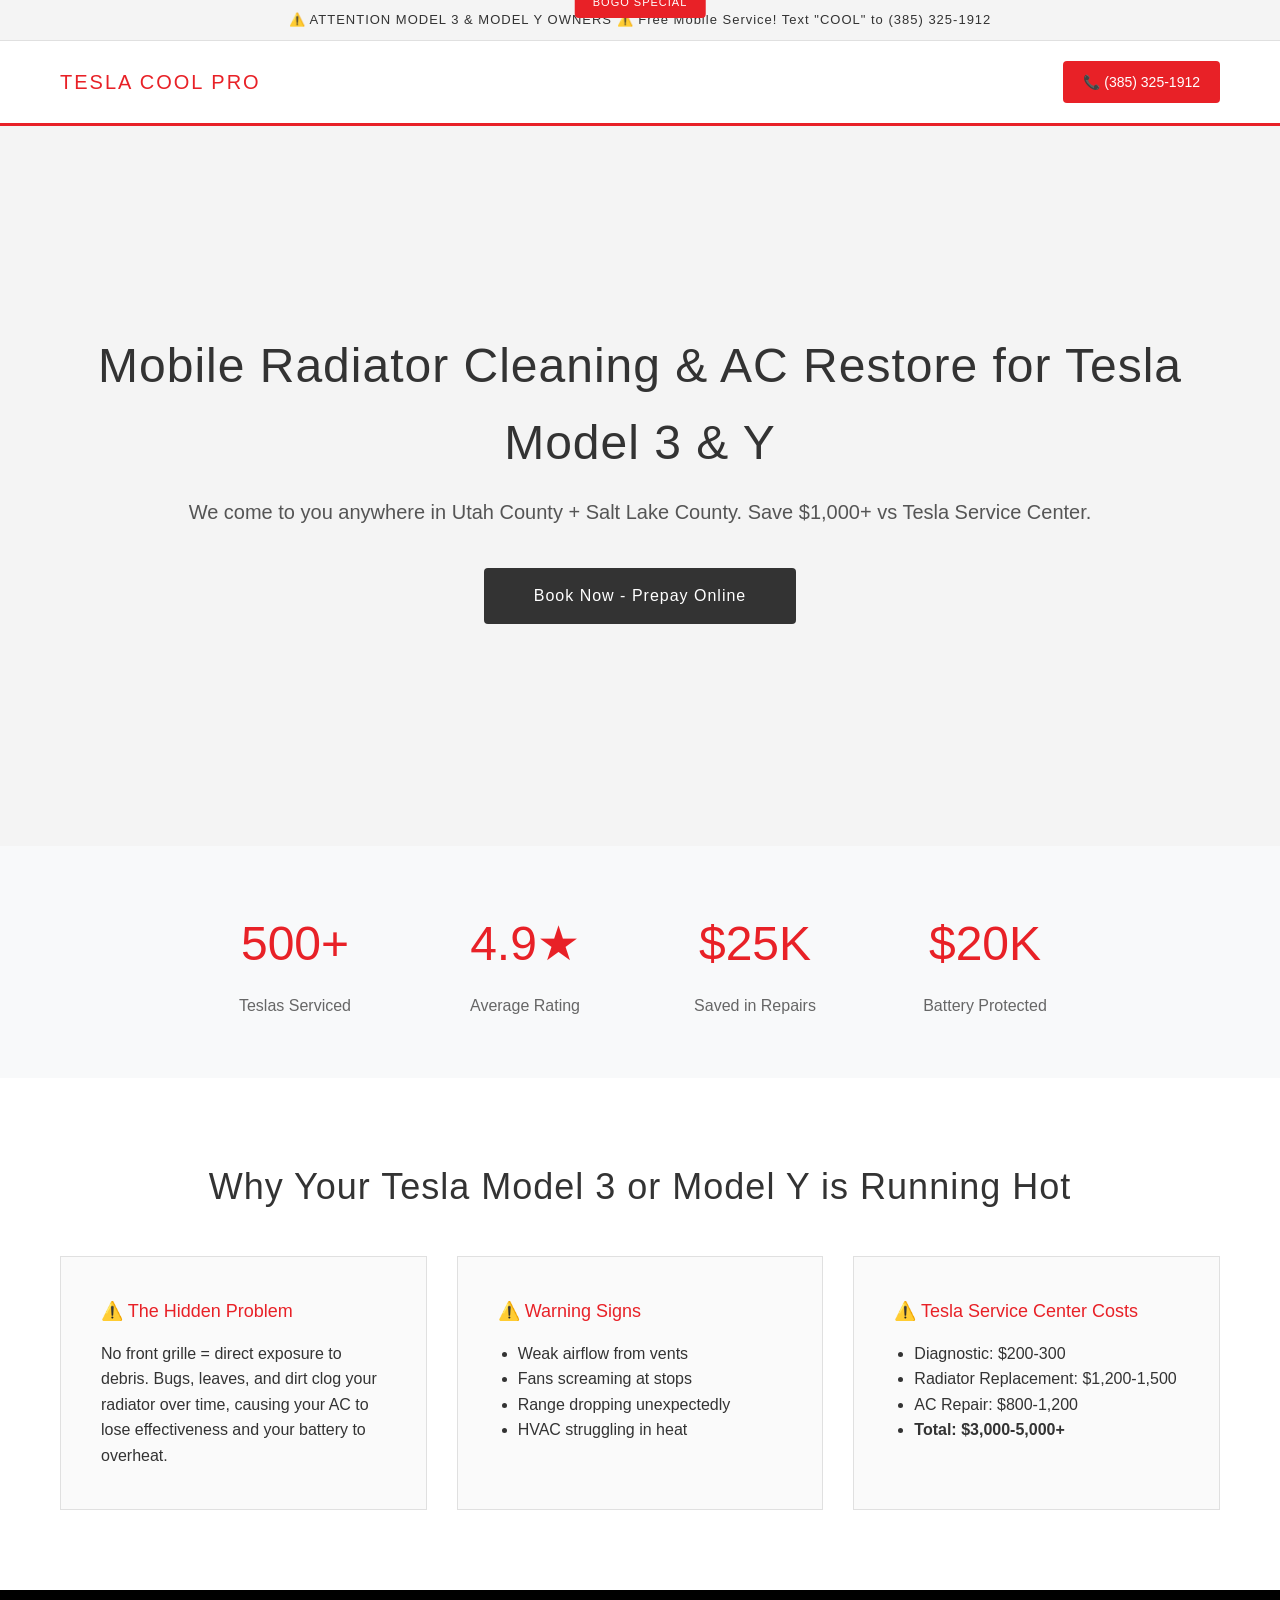
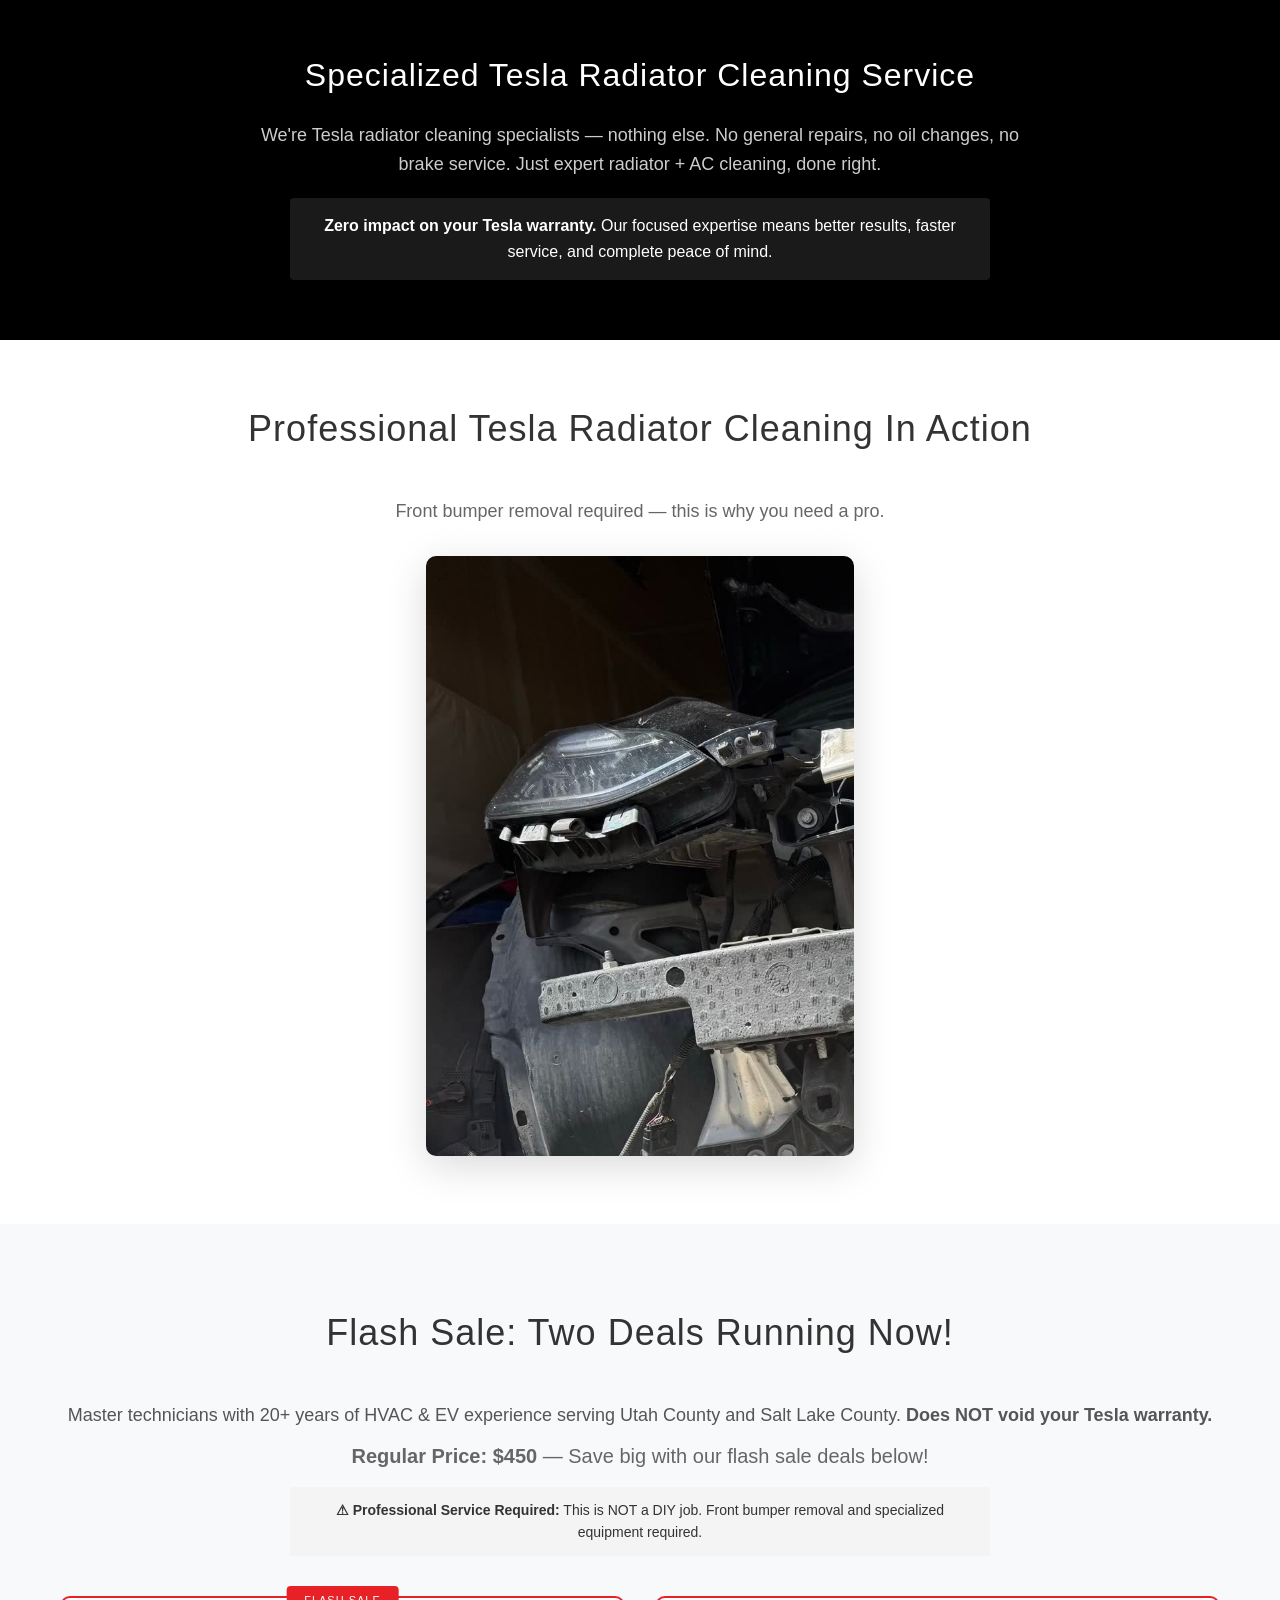
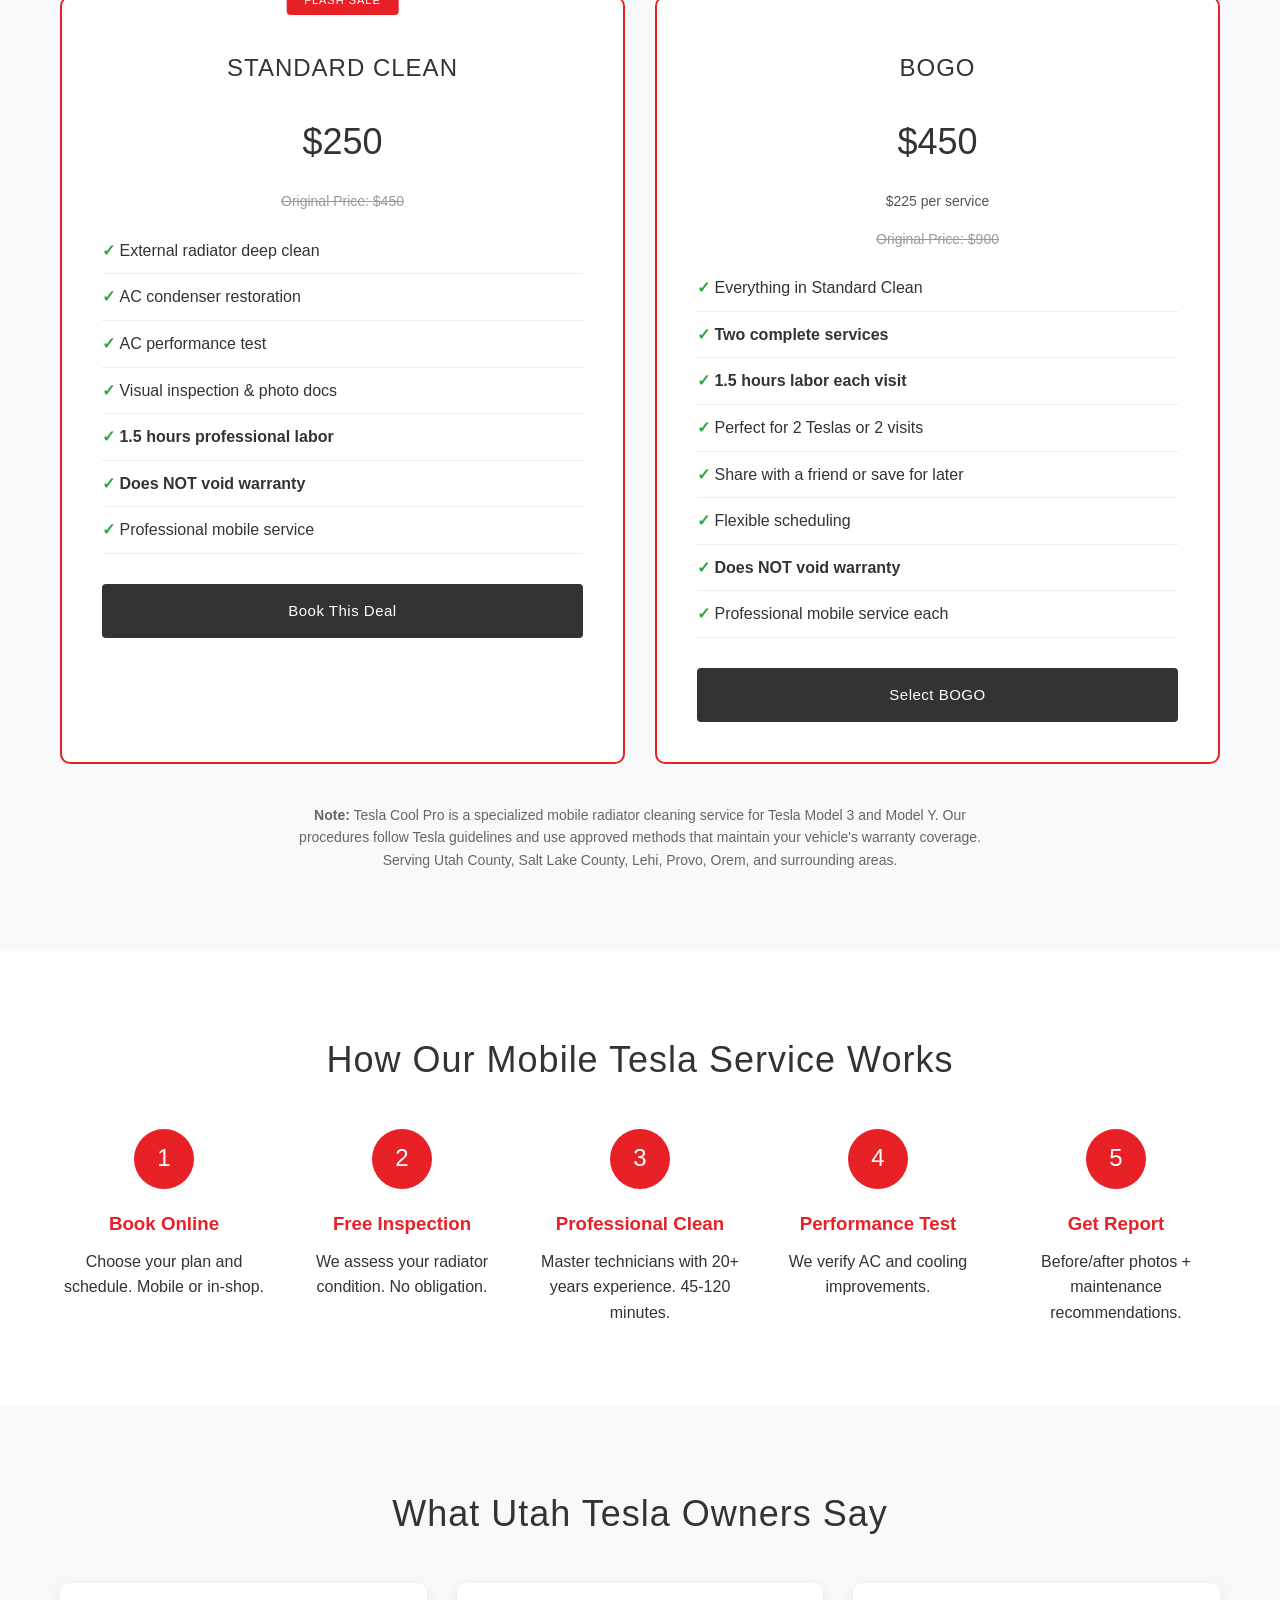
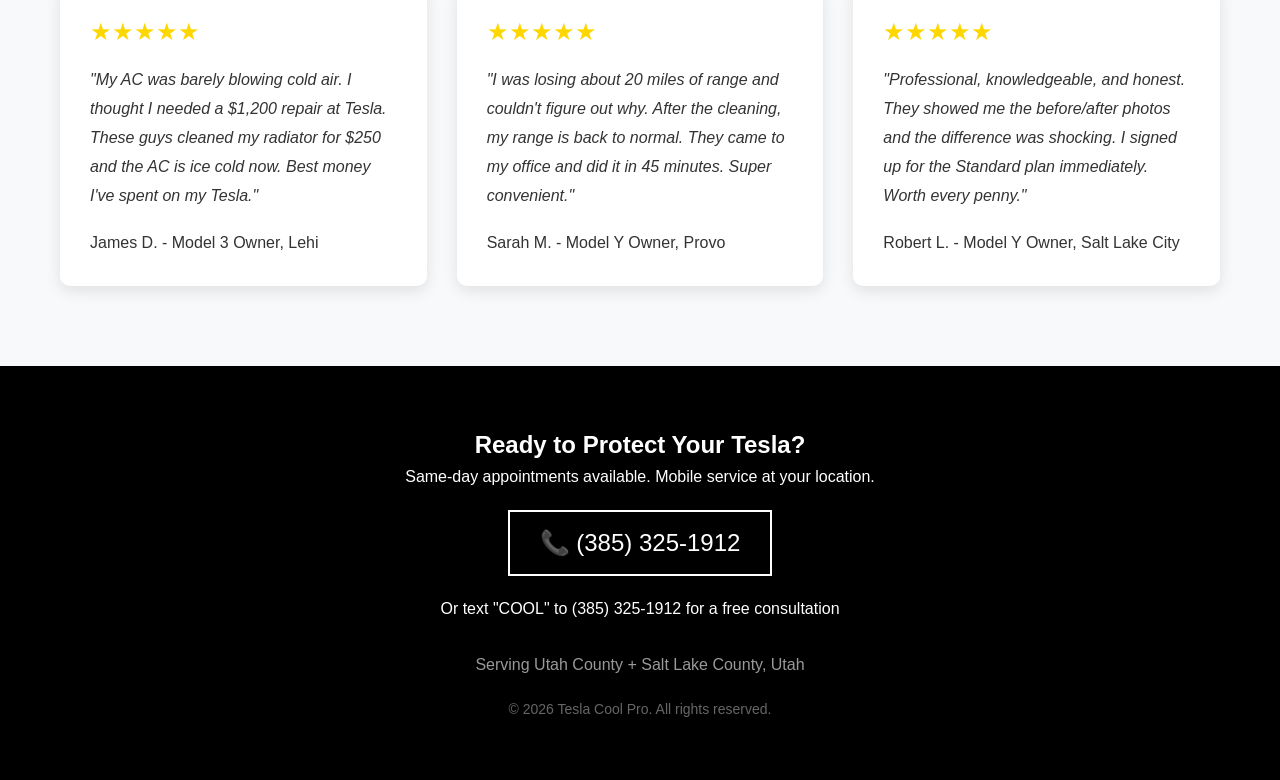
<file: index-SEO-OPTIMIZED.html>
<!DOCTYPE html>
<html lang="en">
<head>
  <meta charset="UTF-8">
  <meta name="viewport" content="width=device-width, initial-scale=1.0">
  
  <!-- 🔍 PRIMARY SEO META TAGS -->
  <title>Tesla Radiator Cleaning Utah | Model 3/Y AC Repair - Tesla Cool Pro</title>
  <meta name="title" content="Tesla Radiator Cleaning Utah | Model 3/Y AC Repair - Tesla Cool Pro">
  <meta name="description" content="Expert Tesla radiator cleaning & AC restoration in Utah. Model 3 & Model Y specialists. Mobile service to your home/office. Save $1,000+ vs Tesla Service Center. Book online: (385) 325-1912">
  <meta name="keywords" content="Tesla radiator cleaning Utah, Model 3 AC repair, Model Y cooling system, mobile Tesla service, Tesla AC restoration, Utah County, Salt Lake City, Lehi, Provo, Orem, EV maintenance">
  <link rel="canonical" href="https://teslacoolpro.com/">
  <meta name="robots" content="index, follow">
  
  <!-- 📘 OPEN GRAPH / FACEBOOK -->
  <meta property="og:type" content="website">
  <meta property="og:url" content="https://teslacoolpro.com/">
  <meta property="og:title" content="Tesla Radiator Cleaning Utah | Model 3/Y AC Repair - Tesla Cool Pro">
  <meta property="og:description" content="Expert Tesla radiator cleaning & AC restoration in Utah. Mobile service to your home/office. Save $1,000+ vs Tesla Service Center. Weekly Cooling Drops!">
  <meta property="og:image" content="https://teslacoolpro.com/logo-og.jpg">
  <meta property="og:locale" content="en_US">
  <meta property="og:site_name" content="Tesla Cool Pro">
  
  <!-- 🐦 TWITTER CARD -->
  <meta property="twitter:card" content="summary_large_image">
  <meta property="twitter:url" content="https://teslacoolpro.com/">
  <meta property="twitter:title" content="Tesla Radiator Cleaning Utah | Model 3/Y AC Repair - Tesla Cool Pro">
  <meta property="twitter:description" content="Expert Tesla radiator cleaning & AC restoration in Utah. Mobile service to your home/office. Save $1,000+ vs Tesla Service Center.">
  <meta property="twitter:image" content="https://teslacoolpro.com/logo-og.jpg">
  
  <!-- 🏷️ SCHEMA MARKUP (LocalBusiness for Google) -->
  <script type="application/ld+json">
  {
    "@context": "https://schema.org",
    "@type": "AutoRepair",
    "name": "Tesla Cool Pro",
    "description": "Mobile radiator cleaning & AC restoration for Tesla Model 3 and Model Y in Utah",
    "url": "https://teslacoolpro.com/",
    "telephone": "+1-385-325-1912",
    "priceRange": "$$",
    "serviceArea": {
      "@type": "GeoCircle",
      "geoMidpoint": {
        "@type": "GeoCoordinates",
        "latitude": "40.3569",
        "longitude": "-111.7380"
      },
      "geoRadius": "50000"
    },
    "areaServed": [
      {
        "@type": "AdministrativeArea",
        "name": "Utah County"
      },
      {
        "@type": "AdministrativeArea",
        "name": "Salt Lake County"
      }
    ],
    "openingHoursSpecification": [
      {
        "@type": "OpeningHoursSpecification",
        "dayOfWeek": ["Monday", "Tuesday", "Wednesday", "Thursday", "Friday"],
        "opens": "08:00",
        "closes": "18:00"
      },
      {
        "@type": "OpeningHoursSpecification",
        "dayOfWeek": "Saturday",
        "opens": "09:00",
        "closes": "16:00"
      }
    ],
    "hasOfferCatalog": {
      "@type": "OfferCatalog",
      "name": "Radiator Cleaning Services",
      "itemListElement": [
        {
          "@type": "Offer",
          "itemOffered": {
            "@type": "Service",
            "name": "Standard Clean",
            "description": "External radiator deep clean, AC condenser restoration, AC performance test"
          },
          "price": "250.00",
          "priceCurrency": "USD"
        },
        {
          "@type": "Offer",
          "itemOffered": {
            "@type": "Service",
            "name": "BOGO Special",
            "description": "Buy One Get One Free - Two complete radiator cleaning services"
          },
          "price": "450.00",
          "priceCurrency": "USD"
        }
      ]
    },
    "aggregateRating": {
      "@type": "AggregateRating",
      "ratingValue": "4.9",
      "reviewCount": "500"
    }
  }
  </script>

  <style>
    * {
      margin: 0;
      padding: 0;
      box-sizing: border-box;
    }
    body {
      font-family: 'Gotham', 'Proxima Nova', -apple-system, BlinkMacSystemFont, 'Segoe UI', Roboto, Oxygen, Ubuntu, sans-serif;
      line-height: 1.6;
      color: #333;
      background: #fff;
      margin: 0;
      padding: 0;
    }
    .container {
      max-width: 1200px;
      margin: 0 auto;
      padding: 0 20px;
    }
    
    /* Header */
    header {
      background: #fff;
      color: #333;
      padding: 20px 0;
      position: sticky;
      top: 0;
      z-index: 100;
      border-bottom: 3px solid #E82127;
    }
    .header-content {
      display: flex;
      justify-content: space-between;
      align-items: center;
    }
    .logo {
      font-size: 20px;
      font-weight: 500;
      letter-spacing: 2px;
      text-transform: uppercase;
      color: #E82127;
    }
    .cta-phone {
      background: #E82127;
      color: #fff;
      padding: 10px 20px;
      border-radius: 4px;
      text-decoration: none;
      font-weight: 500;
      font-size: 14px;
      white-space: nowrap;
      transition: all 0.3s;
    }
    .cta-phone:hover {
      background: #c41c21;
    }
    
    /* Hero */
    .hero {
      background: #f4f4f4;
      color: #333;
      padding: 100px 0 120px 0;
      text-align: center;
      min-height: 80vh;
      display: flex;
      align-items: center;
    }
    .hero .container {
      width: 100%;
    }
    .hero h1 {
      font-size: 48px;
      font-weight: 500;
      margin-bottom: 15px;
      letter-spacing: 1px;
    }
    .hero p {
      font-size: 20px;
      margin-bottom: 40px;
      color: #555;
    }
    .hero-btn {
      background: #333;
      color: #fff;
      padding: 15px 50px;
      border: none;
      border-radius: 4px;
      font-size: 16px;
      font-weight: 500;
      cursor: pointer;
      text-decoration: none;
      display: inline-block;
      transition: all 0.3s;
      letter-spacing: 1px;
    }
    .hero-btn:hover {
      background: #000;
      transform: translateY(-2px);
    }
    
    /* Summer Banner */
    .summer-banner {
      background: #E82127;
      color: #fff;
      text-align: center;
      padding: 10px;
      font-weight: 500;
      font-size: 13px;
      letter-spacing: 1px;
      line-height: 1.5;
    }
    
    /* Stats */
    .stats {
      display: grid;
      grid-template-columns: repeat(auto-fit, minmax(200px, 1fr));
      gap: 30px;
      padding: 60px 0;
      background: #f8f9fa;
    }
    .stat-card {
      text-align: center;
    }
    .stat-number {
      font-size: 48px;
      font-weight: 500;
      color: #E82127;
    }
    .stat-label {
      font-size: 16px;
      color: #666;
      margin-top: 10px;
    }
    
    /* Problem Section */
    .section {
      padding: 80px 0;
    }
    .section-title {
      font-size: 36px;
      font-weight: 500;
      text-align: center;
      margin-bottom: 40px;
      letter-spacing: 1px;
    }
    .problem-grid {
      display: grid;
      grid-template-columns: repeat(auto-fit, minmax(300px, 1fr));
      gap: 30px;
    }
    .problem-card {
      background: #fafafa;
      border: 1px solid #e0e0e0;
      padding: 40px;
      border-radius: 0;
    }
    .problem-card h3 {
      color: #E82127;
      margin-bottom: 15px;
      font-size: 18px;
      font-weight: 500;
    }
    
    /* Pricing */
    .pricing-grid {
      display: grid;
      grid-template-columns: repeat(auto-fit, minmax(300px, 1fr));
      gap: 30px;
      margin-top: 40px;
    }
    .pricing-card {
      background: white;
      border: 2px solid #e0e0e0;
      border-radius: 10px;
      padding: 40px;
      text-align: center;
      transition: all 0.3s;
    }
    .pricing-card:hover {
      border-color: #E82127;
      transform: translateY(-5px);
      box-shadow: 0 10px 30px rgba(232, 33, 39, 0.2);
    }
    .pricing-card.most-popular {
      border-color: #E82127;
      position: relative;
    }
    .most-popular-badge {
      position: absolute;
      top: -12px;
      left: 50%;
      transform: translateX(-50%);
      background: #E82127;
      color: #fff;
      padding: 6px 18px;
      border-radius: 4px;
      font-size: 11px;
      font-weight: 500;
      letter-spacing: 1px;
    }
    .package-name {
      font-size: 24px;
      font-weight: 500;
      text-transform: uppercase;
      margin-bottom: 15px;
      letter-spacing: 1px;
      min-height: 60px;
      display: flex;
      align-items: center;
      justify-content: center;
    }
    .price {
      font-size: 48px;
      font-weight: 500;
      color: #333;
      margin-bottom: 20px;
    }
    .features {
      list-style: none;
      margin-bottom: 30px;
      text-align: left;
    }
    .features li {
      padding: 10px 0;
      border-bottom: 1px solid #eee;
    }
    .features li:before {
      content: "✓ ";
      color: #28a745;
      font-weight: 900;
    }
    .select-btn {
      background: #333;
      color: #fff;
      padding: 15px 30px;
      border: none;
      border-radius: 4px;
      font-size: 15px;
      font-weight: 500;
      cursor: pointer;
      width: 100%;
      text-decoration: none;
      display: block;
      transition: all 0.3s;
      letter-spacing: 0.5px;
    }
    .select-btn:hover {
      background: #000;
    }
    
    /* How It Works */
    .steps {
      display: grid;
      grid-template-columns: repeat(auto-fit, minmax(200px, 1fr));
      gap: 30px;
      counter-reset: step;
    }
    .step-card {
      text-align: center;
      position: relative;
    }
    .step-number {
      width: 60px;
      height: 60px;
      background: #E82127;
      color: #fff;
      border-radius: 50%;
      display: flex;
      align-items: center;
      justify-content: center;
      font-size: 24px;
      font-weight: 500;
      margin: 0 auto 20px;
    }
    .step-card h3 {
      margin-bottom: 10px;
      color: #E82127;
    }
    
    /* Testimonials */
    .testimonials {
      background: #f8f9fa;
    }
    .testimonial-grid {
      display: grid;
      grid-template-columns: repeat(auto-fit, minmax(300px, 1fr));
      gap: 30px;
    }
    .testimonial-card {
      background: white;
      padding: 30px;
      border-radius: 10px;
      box-shadow: 0 5px 15px rgba(0,0,0,0.1);
    }
    .stars {
      color: #FFD700;
      font-size: 24px;
      margin-bottom: 15px;
    }
    .testimonial-text {
      font-style: italic;
      margin-bottom: 20px;
      line-height: 1.8;
    }
    .testimonial-author {
      font-weight: 500;
      color: #333;
    }
    
    /* Guarantee */
    .guarantee {
      background: #333;
      color: #fff;
      text-align: center;
      padding: 60px 0;
    }
    .guarantee h2 {
      font-size: 36px;
      margin-bottom: 20px;
    }
    
    /* Footer */
    footer {
      background: #000;
      color: #fff;
      padding: 60px 0;
      text-align: center;
    }
    .footer-phone {
      font-size: 24px;
      font-weight: 500;
      color: #fff;
      text-decoration: none;
      display: block;
      margin: 20px 0;
      border: 2px solid #fff;
      display: inline-block;
      padding: 12px 30px;
      transition: all 0.3s;
    }
    .footer-phone:hover {
      background: #fff;
      color: #000;
    }
    
    @media (max-width: 768px) {
      .hero h1 {
        font-size: 32px;
      }
      .header-content {
        flex-direction: column;
        gap: 15px;
      }
    }
  </style>
</head>
<body>
  <!-- Summer Banner -->
  <div class="summer-banner" style="background: #f4f4f4; color: #333; border-bottom: 1px solid #e0e0e0;">
    ⚠️ ATTENTION MODEL 3 & MODEL Y OWNERS ⚠️ Free Mobile Service! Text "COOL" to (385) 325-1912
  </div>

  <!-- Header -->
  <header>
    <div class="container header-content">
      <div class="logo">Tesla Cool Pro</div>
      <a href="tel:3853251912" class="cta-phone">📞 (385) 325-1912</a>
    </div>
  </header>

  <!-- Hero -->
  <section class="hero">
    <div class="container">
      <h1>Mobile Radiator Cleaning & AC Restore for Tesla Model 3 & Y</h1>
      <p>We come to you anywhere in Utah County + Salt Lake County. Save $1,000+ vs Tesla Service Center.</p>
      <a href="payment.html" class="hero-btn">Book Now - Prepay Online</a>
    </div>
  </section>

  <!-- Stats -->
  <div class="stats">
    <div class="container" style="display: grid; grid-template-columns: repeat(auto-fit, minmax(200px, 1fr)); gap: 30px;">
      <div class="stat-card">
        <div class="stat-number">500+</div>
        <div class="stat-label">Teslas Serviced</div>
      </div>
      <div class="stat-card">
        <div class="stat-number">4.9★</div>
        <div class="stat-label">Average Rating</div>
      </div>
      <div class="stat-card">
        <div class="stat-number">$25K</div>
        <div class="stat-label">Saved in Repairs</div>
      </div>
      <div class="stat-card">
        <div class="stat-number">$20K</div>
        <div class="stat-label">Battery Protected</div>
      </div>
    </div>
  </div>

  <!-- Problem Section -->
  <section class="section">
    <div class="container">
      <h2 class="section-title">Why Your Tesla Model 3 or Model Y is Running Hot</h2>
      <div class="problem-grid">
        <div class="problem-card">
          <h3>⚠️ The Hidden Problem</h3>
          <p>No front grille = direct exposure to debris. Bugs, leaves, and dirt clog your radiator over time, causing your AC to lose effectiveness and your battery to overheat.</p>
        </div>
        <div class="problem-card">
          <h3>⚠️ Warning Signs</h3>
          <ul style="margin-left: 20px;">
            <li>Weak airflow from vents</li>
            <li>Fans screaming at stops</li>
            <li>Range dropping unexpectedly</li>
            <li>HVAC struggling in heat</li>
          </ul>
        </div>
        <div class="problem-card">
          <h3>⚠️ Tesla Service Center Costs</h3>
          <ul style="margin-left: 20px;">
            <li>Diagnostic: $200-300</li>
            <li>Radiator Replacement: $1,200-1,500</li>
            <li>AC Repair: $800-1,200</li>
            <li><strong>Total: $3,000-5,000+</strong></li>
          </ul>
        </div>
      </div>
    </div>
  </section>

  <!-- Specialized Service Banner -->
  <section class="section" style="background: #000; color: #fff; text-align: center; padding: 60px 0;">
    <div class="container">
      <h2 style="font-size: 32px; font-weight: 500; margin-bottom: 20px; letter-spacing: 1px;">Specialized Tesla Radiator Cleaning Service</h2>
      <p style="font-size: 18px; max-width: 800px; margin: 0 auto 20px auto; color: #ccc;">We're Tesla radiator cleaning specialists — nothing else. No general repairs, no oil changes, no brake service. Just expert radiator + AC cleaning, done right.</p>
      <p style="font-size: 16px; max-width: 700px; margin: 0 auto; background: rgba(255,255,255,0.1); padding: 15px 25px; border-radius: 4px; display: inline-block; color: #fff;"><strong>Zero impact on your Tesla warranty.</strong> Our focused expertise means better results, faster service, and complete peace of mind.</p>
    </div>
  </section>

  <!-- Service Photo Section -->
  <section class="section" style="padding: 60px 0; background: white;">
    <div class="container" style="text-align: center;">
      <h2 class="section-title">Professional Tesla Radiator Cleaning In Action</h2>
      <p style="font-size: 18px; margin-bottom: 30px; color: #666;">Front bumper removal required — this is why you need a pro.</p>
      <img src="tesla-service-bumper-off.jpg" alt="Tesla Model 3 with front bumper removed for professional radiator cleaning service in Utah" style="max-width: 100%; height: auto; border-radius: 10px; box-shadow: 0 10px 40px rgba(0,0,0,0.15); max-height: 600px;">
    </div>
  </section>

  <!-- Pricing Section -->
  <section class="section" style="background: #f8f9fa;">
    <div class="container">
      <h2 class="section-title">Flash Sale: Two Deals Running Now!</h2>
      <p style="text-align: center; font-size: 18px; margin-bottom: 10px; color: #555; font-weight: 500;">Master technicians with 20+ years of HVAC & EV experience serving Utah County and Salt Lake County. <strong>Does NOT void your Tesla warranty.</strong></p>
      <p style="text-align: center; font-size: 20px; margin-bottom: 15px; color: #666;"><strong>Regular Price: $450</strong> — Save big with our flash sale deals below!</p>
      <div style="text-align: center; margin-bottom: 40px;">
        <p style="background: #f4f4f4; padding: 12px 20px; border-radius: 4px; display: inline-block; max-width: 700px; font-size: 14px; color: #333;"><strong>⚠ Professional Service Required:</strong> This is NOT a DIY job. Front bumper removal and specialized equipment required.</p>
      </div>
      
      <div class="pricing-grid">
        <div class="pricing-card most-popular">
          <div class="most-popular-badge">FLASH SALE</div>
          <div class="package-name">Standard Clean</div>
          <div class="price" style="font-size: 36px;">$250</div>
          <p style="color: #999; font-size: 14px; margin-bottom: 15px; text-decoration: line-through;">Original Price: $450</p>
          <ul class="features">
            <li>External radiator deep clean</li>
            <li>AC condenser restoration</li>
            <li>AC performance test</li>
            <li>Visual inspection & photo docs</li>
            <li><strong>1.5 hours professional labor</strong></li>
            <li><strong>Does NOT void warranty</strong></li>
            <li>Professional mobile service</li>
          </ul>
          <a href="payment.html" class="select-btn">Book This Deal</a>
        </div>

        <!-- BOGO Deal -->
        <div class="pricing-card" style="border-color: #E82127;">
          <div class="most-popular-badge" style="background: #E82127;">BOGO SPECIAL</div>
          <div class="package-name">BOGO</div>
          <div class="price" style="font-size: 36px;">$450</div>
          <p style="color: #555; font-size: 14px; margin-bottom: 15px;">$225 per service</p>
          <p style="color: #999; font-size: 14px; margin-bottom: 15px; text-decoration: line-through;">Original Price: $900</p>
          <ul class="features">
            <li>Everything in Standard Clean</li>
            <li><strong>Two complete services</strong></li>
            <li><strong>1.5 hours labor each visit</strong></li>
            <li>Perfect for 2 Teslas or 2 visits</li>
            <li>Share with a friend or save for later</li>
            <li>Flexible scheduling</li>
            <li><strong>Does NOT void warranty</strong></li>
            <li>Professional mobile service each</li>
          </ul>
          <a href="payment.html" class="select-btn" style="background: #333;">Select BOGO</a>
        </div>
      </div>

      <p style="text-align: center; margin-top: 40px; font-size: 14px; color: #666; max-width: 700px; margin-left: auto; margin-right: auto;">
        <strong>Note:</strong> Tesla Cool Pro is a specialized mobile radiator cleaning service for Tesla Model 3 and Model Y. Our procedures follow Tesla guidelines and use approved methods that maintain your vehicle's warranty coverage. Serving Utah County, Salt Lake County, Lehi, Provo, Orem, and surrounding areas.
      </p>
    </div>
  </section>

  <!-- How It Works -->
  <section class="section">
    <div class="container">
      <h2 class="section-title">How Our Mobile Tesla Service Works</h2>
      <div class="steps">
        <div class="step-card">
          <div class="step-number">1</div>
          <h3>Book Online</h3>
          <p>Choose your plan and schedule. Mobile or in-shop.</p>
        </div>
        <div class="step-card">
          <div class="step-number">2</div>
          <h3>Free Inspection</h3>
          <p>We assess your radiator condition. No obligation.</p>
        </div>
        <div class="step-card">
          <div class="step-number">3</div>
          <h3>Professional Clean</h3>
          <p>Master technicians with 20+ years experience. 45-120 minutes.</p>
        </div>
        <div class="step-card">
          <div class="step-number">4</div>
          <h3>Performance Test</h3>
          <p>We verify AC and cooling improvements.</p>
        </div>
        <div class="step-card">
          <div class="step-number">5</div>
          <h3>Get Report</h3>
          <p>Before/after photos + maintenance recommendations.</p>
        </div>
      </div>
    </div>
  </section>

  <!-- Testimonials -->
  <section class="section testimonials">
    <div class="container">
      <h2 class="section-title">What Utah Tesla Owners Say</h2>
      <div class="testimonial-grid">
        <div class="testimonial-card">
          <div class="stars">★★★★★</div>
          <p class="testimonial-text">"My AC was barely blowing cold air. I thought I needed a $1,200 repair at Tesla. These guys cleaned my radiator for $250 and the AC is ice cold now. Best money I've spent on my Tesla."</p>
          <div class="testimonial-author">James D. - Model 3 Owner, Lehi</div>
        </div>
        <div class="testimonial-card">
          <div class="stars">★★★★★</div>
          <p class="testimonial-text">"I was losing about 20 miles of range and couldn't figure out why. After the cleaning, my range is back to normal. They came to my office and did it in 45 minutes. Super convenient."</p>
          <div class="testimonial-author">Sarah M. - Model Y Owner, Provo</div>
        </div>
        <div class="testimonial-card">
          <div class="stars">★★★★★</div>
          <p class="testimonial-text">"Professional, knowledgeable, and honest. They showed me the before/after photos and the difference was shocking. I signed up for the Standard plan immediately. Worth every penny."</p>
          <div class="testimonial-author">Robert L. - Model Y Owner, Salt Lake City</div>
        </div>
      </div>
    </div>
  </section>

  <!-- Footer -->
  <footer>
    <div class="container">
      <h2>Ready to Protect Your Tesla?</h2>
      <p>Same-day appointments available. Mobile service at your location.</p>
      <a href="tel:3853251912" class="footer-phone">📞 (385) 325-1912</a>
      <p>Or text "COOL" to (385) 325-1912 for a free consultation</p>
      <p style="margin-top: 30px; color: #999;">Serving Utah County + Salt Lake County, Utah</p>
      <p style="color: #666; margin-top: 20px; font-size: 14px;">© 2026 Tesla Cool Pro. All rights reserved.</p>
    </div>
  </footer>
</body>
</html>
</file>
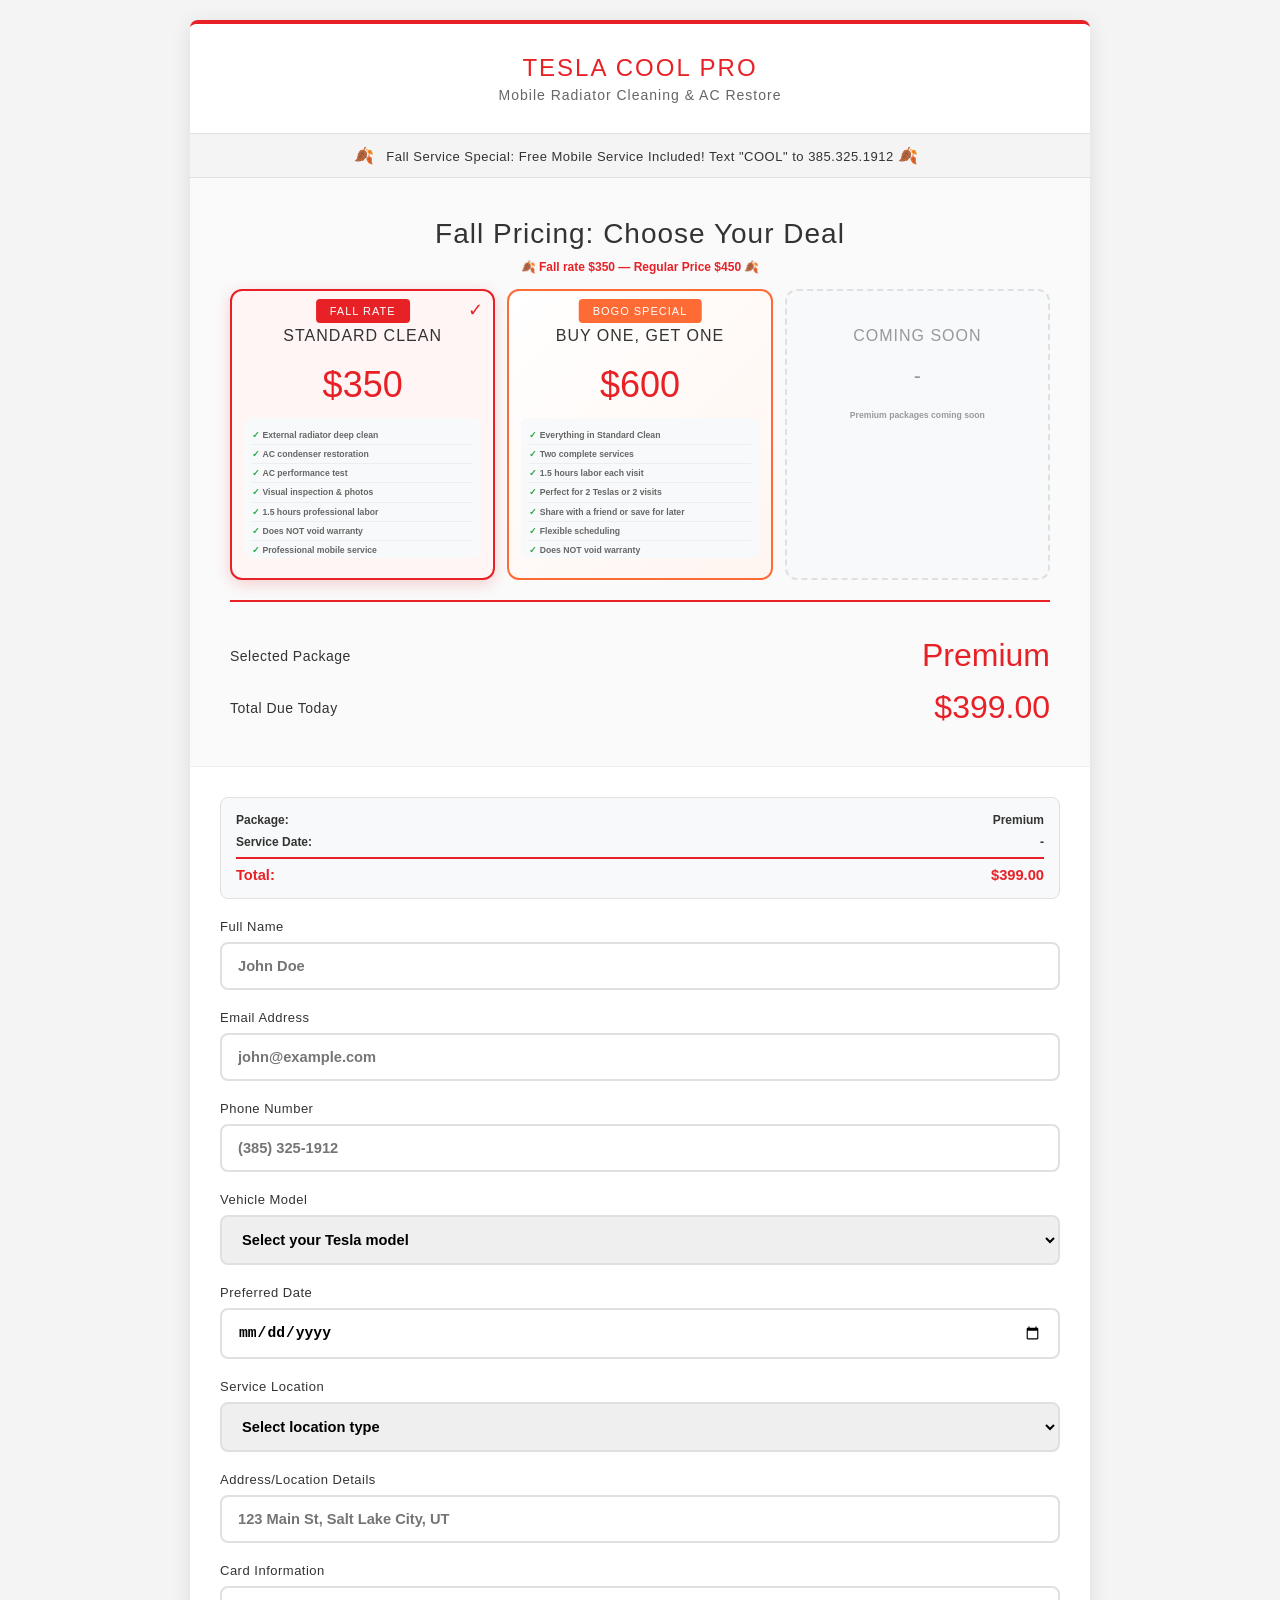
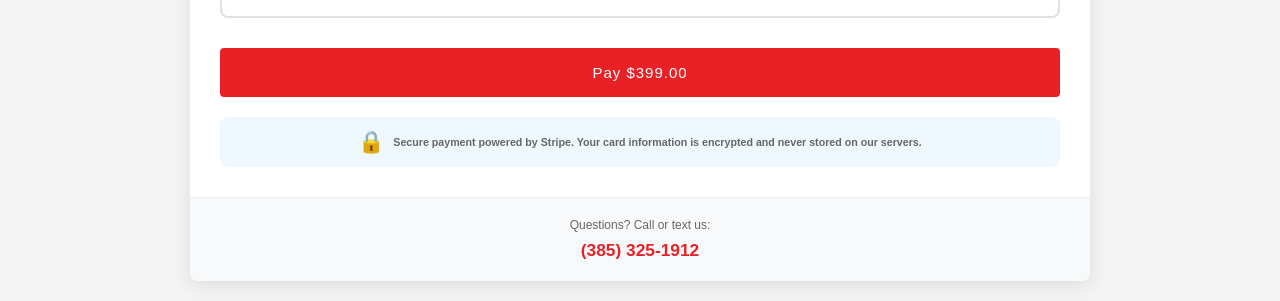
<file: payment.html>
<!DOCTYPE html>
<html lang="en">
<head>
  <meta charset="UTF-8">
  <meta name="viewport" content="width=device-width, initial-scale=1.0">
  <title>Payment - Tesla Cool Pro</title>
  <script src="https://js.stripe.com/v3/"></script>
  <style>
    * {
      box-sizing: border-box;
      margin: 0;
      padding: 0;
    }
    body {
      font-family: 'Gotham', 'Proxima Nova', -apple-system, BlinkMacSystemFont, 'Segoe UI', Roboto, Oxygen, Ubuntu, sans-serif;
      background: #f4f4f4;
      min-height: 100vh;
      display: flex;
      align-items: center;
      justify-content: center;
      padding: 20px;
      margin: 0;
    }
    .payment-container {
      background: #fff;
      border-radius: 8px;
      box-shadow: 0 4px 20px rgba(0,0,0,0.1);
      max-width: 900px;
      width: 100%;
      overflow: hidden;
      border-top: 4px solid #E82127;
    }
    .header {
      background: #fff;
      color: #333;
      padding: 30px 40px;
      text-align: center;
      border-bottom: 1px solid #e0e0e0;
    }
    .brand-name {
      font-size: 24px;
      font-weight: 500;
      letter-spacing: 2px;
      margin-bottom: 5px;
      color: #E82127;
      text-transform: uppercase;
    }
    .header-tagline {
      font-size: 14px;
      font-weight: 400;
      letter-spacing: 1px;
      color: #666;
    }
    .summer-banner {
      background: #f4f4f4;
      color: #333;
      padding: 12px 20px;
      text-align: center;
      font-size: 13px;
      font-weight: 500;
      letter-spacing: 0.5px;
      border-bottom: 1px solid #e0e0e0;
    }
    .summer-banner span {
      font-size: 16px;
      margin-right: 8px;
    }
    .packages-section {
      padding: 40px;
      background: #fafafa;
      border-bottom: 1px solid #eee;
    }
    .section-title {
      font-size: 28px;
      font-weight: 500;
      color: #333;
      margin-bottom: 10px;
      letter-spacing: 1px;
      text-align: center;
    }
    .package-grid {
      display: grid;
      grid-template-columns: repeat(3, 1fr);
      gap: 12px;
      margin-bottom: 20px;
    }
    .package-card {
      background: #fff;
      border: 2px solid #e0e0e0;
      border-radius: 12px;
      padding: 25px 12px 20px 12px;
      text-align: center;
      cursor: pointer;
      transition: all 0.3s;
      position: relative;
      overflow: visible;
    }
    .package-card:hover {
      border-color: #E82127;
      transform: translateY(-3px);
      box-shadow: 0 4px 15px rgba(232, 33, 39, 0.15);
    }
    .package-card.selected {
      border-color: #E82127;
      background: #fff5f5;
      box-shadow: 0 4px 15px rgba(232, 33, 39, 0.2);
    }
    .package-card.selected::after {
      content: '✓';
      position: absolute;
      top: 8px;
      right: 10px;
      font-size: 18px;
      font-weight: 500;
      color: #E82127;
    }
    .package-name {
      font-size: 16px;
      font-weight: 500;
      color: #333;
      letter-spacing: 1px;
      margin-bottom: 8px;
      min-height: 40px;
      display: flex;
      align-items: center;
      justify-content: center;
      text-transform: uppercase;
    }
    .package-price {
      font-size: 36px;
      font-weight: 500;
      color: #E82127;
      margin-bottom: 12px;
    }
    .package-desc {
      font-size: 6.5pt;
      color: #666;
      font-weight: 600;
      line-height: 1.4;
      text-align: left;
      padding: 8px;
      background: #f8f9fa;
      border-radius: 6px;
      max-height: 140px;
      overflow-y: auto;
    }
    .package-desc ul {
      list-style: none;
      padding-left: 0;
    }
    .package-desc li {
      padding: 3px 0;
      border-bottom: 1px solid #eee;
    }
    .package-desc li:last-child {
      border-bottom: none;
    }
    .package-desc li::before {
      content: '✓ ';
      color: #28a745;
      font-weight: 900;
    }
    .most-popular {
      position: absolute;
      top: 8px;
      left: 50%;
      transform: translateX(-50%);
      background: #E82127;
      color: #fff;
      padding: 6px 14px;
      border-radius: 4px;
      font-size: 11px;
      font-weight: 500;
      letter-spacing: 1px;
      text-transform: uppercase;
      z-index: 10;
      white-space: nowrap;
    }
    .service-details {
      margin-top: 20px;
      padding-top: 20px;
      border-top: 2px solid #E82127;
    }
    .total-row {
      display: flex;
      justify-content: space-between;
      align-items: center;
      padding-top: 15px;
    }
    .total-label {
      font-size: 14px;
      font-weight: 500;
      color: #333;
      letter-spacing: 0.5px;
    }
    .total-amount {
      font-size: 32px;
      font-weight: 500;
      color: #E82127;
    }
    .payment-form {
      padding: 30px;
    }
    .form-group {
      margin-bottom: 20px;
    }
    .form-label {
      display: block;
      font-size: 13px;
      font-weight: 500;
      color: #333;
      letter-spacing: 0.5px;
      margin-bottom: 8px;
    }
    .form-input {
      width: 100%;
      padding: 14px 16px;
      border: 2px solid #e0e0e0;
      border-radius: 8px;
      font-size: 11pt;
      font-weight: 600;
      transition: border-color 0.3s;
    }
    .form-input:focus {
      outline: none;
      border-color: #E82127;
    }
    #card-element {
      padding: 14px 16px;
      border: 2px solid #e0e0e0;
      border-radius: 8px;
      background: #fff;
      font-size: 11pt;
      margin-bottom: 10px;
    }
    #card-element:focus-within {
      border-color: #E82127;
    }
    #card-errors {
      color: #E82127;
      font-size: 8pt;
      font-weight: 600;
      margin-top: 5px;
      display: none;
    }
    .pay-button {
      width: 100%;
      background: #E82127;
      color: #fff;
      border: none;
      padding: 16px;
      font-size: 15px;
      font-weight: 500;
      letter-spacing: 1px;
      border-radius: 4px;
      cursor: pointer;
      transition: all 0.3s;
      margin-top: 10px;
    }
    .pay-button:hover {
      background: #c41c21;
      transform: translateY(-2px);
      box-shadow: 0 4px 15px rgba(232, 33, 39, 0.3);
    }
    .pay-button:disabled {
      background: #ccc;
      cursor: not-allowed;
      transform: none;
      box-shadow: none;
    }
    .secure-badge {
      display: flex;
      align-items: center;
      justify-content: center;
      gap: 8px;
      margin-top: 20px;
      padding: 12px;
      background: #f0f8ff;
      border-radius: 8px;
    }
    .secure-icon {
      font-size: 16pt;
    }
    .secure-text {
      font-size: 8pt;
      font-weight: 600;
      color: #666;
      text-align: center;
    }
    .contact-info {
      text-align: center;
      padding: 20px 30px;
      background: #f8f9fa;
      border-top: 1px solid #eee;
    }
    .contact-text {
      font-size: 9pt;
      color: #666;
      margin-bottom: 8px;
    }
    .contact-phone {
      font-size: 13pt;
      font-weight: 800;
      color: #E82127;
      text-decoration: none;
    }
    .success-message {
      display: none;
      text-align: center;
      padding: 40px 30px;
    }
    .success-icon {
      font-size: 60pt;
      margin-bottom: 20px;
    }
    .success-title {
      font-size: 20pt;
      font-weight: 900;
      color: #155724;
      margin-bottom: 10px;
    }
    .success-text {
      font-size: 11pt;
      color: #666;
      line-height: 1.6;
    }
    .order-summary {
      background: #f8f9fa;
      padding: 15px;
      border-radius: 8px;
      margin-bottom: 20px;
      border: 1px solid #e0e0e0;
    }
    .order-row {
      display: flex;
      justify-content: space-between;
      font-size: 9pt;
      font-weight: 600;
      margin-bottom: 8px;
      color: #333;
    }
    .order-row:last-child {
      margin-bottom: 0;
      padding-top: 8px;
      border-top: 2px solid #E82127;
      font-size: 11pt;
      color: #E82127;
    }
    @media (max-width: 600px) {
      .brand-name {
        font-size: 20pt;
      }
      .package-grid {
        grid-template-columns: 1fr;
      }
    }
  </style>
</head>
<body>
  <div class="payment-container">
    <div class="header">
      <div class="brand-name">Tesla Cool Pro</div>
      <div class="header-tagline">Mobile Radiator Cleaning & AC Restore</div>
    </div>

    <div class="summer-banner">
      <span>🍂</span> Fall Service Special: Free Mobile Service Included! Text "COOL" to 385.325.1912 <span>🍂</span>
    </div>

    <div class="packages-section">
      <div class="section-title">Fall Pricing: Choose Your Deal</div>
      <p style="text-align: center; font-size: 9pt; color: #E82127; font-weight: 700; margin-bottom: 15px;">🍂 Fall rate $350 — Regular Price $450 🍂</p>
      
      <div class="package-grid">
        <div class="package-card selected" data-package="standard" data-price="350">
          <div class="most-popular">Fall Rate</div>
          <div class="package-name">Standard Clean</div>
          <div class="package-price">$350</div>
          <div class="package-desc">
            <ul>
              <li>External radiator deep clean</li>
              <li>AC condenser restoration</li>
              <li>AC performance test</li>
              <li>Visual inspection & photos</li>
              <li><strong>1.5 hours professional labor</strong></li>
              <li><strong>Does NOT void warranty</strong></li>
              <li>Professional mobile service</li>
            </ul>
          </div>
        </div>
        
        <div class="package-card" data-package="bogo" data-price="600" style="border-color: #ff6b35; background: linear-gradient(135deg, #fff 0%, #fff5f0 100%);">
          <div class="most-popular" style="background: #ff6b35;">BOGO Special</div>
          <div class="package-name">Buy One, Get One</div>
          <div class="package-price">$600</div>
          <div class="package-desc">
            <ul>
              <li>Everything in Standard Clean</li>
              <li><strong>Two complete services</strong></li>
              <li><strong>1.5 hours labor each visit</strong></li>
              <li>Perfect for 2 Teslas or 2 visits</li>
              <li>Share with a friend or save for later</li>
              <li>Flexible scheduling</li>
              <li><strong>Does NOT void warranty</strong></li>
            </ul>
          </div>
        </div>
        
        <div class="package-card" style="background: #f8f9fa; border-style: dashed;">
          <div class="package-name" style="color: #999;">Coming Soon</div>
          <div class="package-price" style="font-size: 16pt; color: #999;">-</div>
          <div class="package-desc" style="text-align: center; color: #999;">
            Premium packages coming soon
          </div>
        </div>
      </div>
      
      <div class="service-details">
        <div class="total-row">
          <span class="total-label">Selected Package</span>
          <span class="total-amount" id="selected-package-name">Premium</span>
        </div>
        <div class="total-row">
          <span class="total-label">Total Due Today</span>
          <span class="total-amount" id="total-amount">$399.00</span>
        </div>
      </div>
    </div>

    <div class="payment-form" id="payment-form-section">
      <!-- Formspree Form -->
      <form id="payment-form" action="https://formspree.io/f/mzdwnrwk" method="POST">
        
        <!-- Hidden fields for Formspree -->
        <input type="hidden" name="package" id="formspree-package" value="Premium">
        <input type="hidden" name="amount" id="formspree-amount" value="$399.00">
        <input type="hidden" name="stripe_payment_method" id="stripe-payment-method" value="">
        
        <div class="order-summary">
          <div class="order-row">
            <span>Package:</span>
            <span id="summary-package">Premium</span>
          </div>
          <div class="order-row">
            <span>Service Date:</span>
            <span id="summary-date">-</span>
          </div>
          <div class="order-row">
            <span>Total:</span>
            <span id="summary-total">$399.00</span>
          </div>
        </div>

        <div class="form-group">
          <label class="form-label">Full Name</label>
          <input type="text" class="form-input" name="name" id="name" required placeholder="John Doe">
        </div>
        
        <div class="form-group">
          <label class="form-label">Email Address</label>
          <input type="email" class="form-input" name="email" id="email" required placeholder="john@example.com">
        </div>
        
        <div class="form-group">
          <label class="form-label">Phone Number</label>
          <input type="tel" class="form-input" name="phone" id="phone" required placeholder="(385) 325-1912">
        </div>
        
        <div class="form-group">
          <label class="form-label">Vehicle Model</label>
          <select class="form-input" name="vehicle" id="vehicle" required>
            <option value="">Select your Tesla model</option>
            <option value="Model 3">Tesla Model 3</option>
            <option value="Model Y">Tesla Model Y</option>
          </select>
        </div>
        
        <div class="form-group">
          <label class="form-label">Preferred Date</label>
          <input type="date" class="form-input" name="service_date" id="date" required>
        </div>
        
        <div class="form-group">
          <label class="form-label">Service Location</label>
          <select class="form-input" name="location_type" id="location" required>
            <option value="">Select location type</option>
            <option value="Home">Home</option>
            <option value="Office">Office</option>
            <option value="Supercharger Station">Supercharger Station</option>
            <option value="Other">Other</option>
          </select>
        </div>
        
        <div class="form-group">
          <label class="form-label">Address/Location Details</label>
          <input type="text" class="form-input" name="address" id="address" required placeholder="123 Main St, Salt Lake City, UT">
        </div>
        
        <div class="form-group">
          <label class="form-label">Card Information</label>
          <div id="card-element"></div>
          <div id="card-errors"></div>
        </div>
        
        <button type="submit" class="pay-button" id="pay-button">Pay $399.00</button>
      </form>
      
      <div class="secure-badge">
        <span class="secure-icon">🔒</span>
        <span class="secure-text">Secure payment powered by Stripe. Your card information is encrypted and never stored on our servers.</span>
      </div>
    </div>

    <div class="success-message" id="success-message">
      <div class="success-icon">✅</div>
      <div class="success-title">Payment & Booking Submitted!</div>
      <div class="success-text">
        Thank you! We've received your booking request and payment information. We'll contact you within 15 minutes to confirm your appointment time.
        <br><br>
        A confirmation email has been sent to <strong id="confirmation-email"></strong>.
      </div>
    </div>

    <div class="contact-info">
      <div class="contact-text">Questions? Call or text us:</div>
      <a href="tel:3853251912" class="contact-phone">(385) 325-1912</a>
    </div>
  </div>

  <script>
    // ============================================
    // REPLACE WITH YOUR STRIPE PUBLISHABLE KEY
    // Get it from: https://dashboard.stripe.com/apikeys
    // ============================================
    const stripe = Stripe('pk_live_51TlbEoB9oA41iZADIsLlz66dsRS2vl5bwtaVQgODPkxcVWKZndT5PGUY40UtOHWnlJl3si76YL03Q0SWSw1NpmLx00iTVUb4Jb');
    const elements = stripe.elements();
    
    // Create card element
    const cardElement = elements.create('card', {
      style: {
        base: {
          fontSize: '16px',
          color: '#32325d',
          fontFamily: '"Arial Black", "Helvetica Neue", Arial, sans-serif',
          '::placeholder': {
            color: '#aab7c4'
          }
        },
        invalid: {
          color: '#E82127',
          iconColor: '#E82127'
        }
      }
    });
    
    cardElement.mount('#card-element');
    
    // Handle card validation errors
    cardElement.on('change', function(event) {
      const errorDiv = document.getElementById('card-errors');
      if (event.error) {
        errorDiv.textContent = event.error.message;
        errorDiv.style.display = 'block';
      } else {
        errorDiv.style.display = 'none';
      }
    });
    
    // Package selection
    const packageCards = document.querySelectorAll('.package-card');
    const totalAmountEl = document.getElementById('total-amount');
    const selectedPackageNameEl = document.getElementById('selected-package-name');
    const payButton = document.getElementById('pay-button');
    const summaryPackage = document.getElementById('summary-package');
    const summaryTotal = document.getElementById('summary-total');
    const formspreePackage = document.getElementById('formspree-package');
    const formspreeAmount = document.getElementById('formspree-amount');
    
    const packageNames = {
      'standard': 'Standard Clean',
      'bogo': 'Buy One, Get One'
    };
    
    let selectedPackage = 'standard';
    let selectedPrice = 350;
    
    packageCards.forEach(card => {
      card.addEventListener('click', () => {
        packageCards.forEach(c => c.classList.remove('selected'));
        card.classList.add('selected');
        
        selectedPackage = card.dataset.package;
        selectedPrice = parseInt(card.dataset.price);
        
        totalAmountEl.textContent = `$${selectedPrice}.00`;
        selectedPackageNameEl.textContent = packageNames[selectedPackage];
        payButton.textContent = `Pay $${selectedPrice}.00`;
        summaryPackage.textContent = packageNames[selectedPackage];
        summaryTotal.textContent = `$${selectedPrice}.00`;
        formspreePackage.value = packageNames[selectedPackage];
        formspreeAmount.value = `$${selectedPrice}.00`;
      });
    });
    
    // Update summary date when changed
    document.getElementById('date').addEventListener('change', function() {
      const dateValue = this.value ? new Date(this.value).toLocaleDateString('en-US', { month: 'short', day: 'numeric', year: 'numeric' }) : '-';
      document.getElementById('summary-date').textContent = dateValue;
    });
    
    // Set minimum date to today
    const today = new Date().toISOString().split('T')[0];
    document.getElementById('date').setAttribute('min', today);
    
    // Handle form submission
    const form = document.getElementById('payment-form');
    const errorMessage = document.getElementById('card-errors');
    const paymentFormSection = document.getElementById('payment-form-section');
    const successMessage = document.getElementById('success-message');
    const confirmationEmail = document.getElementById('confirmation-email');
    
    form.addEventListener('submit', async (event) => {
      event.preventDefault();
      
      // Disable button during processing
      payButton.disabled = true;
      payButton.textContent = 'Processing...';
      errorMessage.style.display = 'none';
      
      try {
        // Create payment method with Stripe
        const {paymentMethod, error} = await stripe.createPaymentMethod({
          type: 'card',
          card: cardElement,
          billing_details: {
            name: document.getElementById('name').value,
            email: document.getElementById('email').value,
            phone: document.getElementById('phone').value,
            address: {
              line1: document.getElementById('address').value
            }
          }
        });
        
        if (error) {
          throw error;
        }
        
        // Payment method created successfully - store the ID
        document.getElementById('stripe-payment-method').value = paymentMethod.id;
        
        console.log('Payment method created:', paymentMethod.id);
        
        // Submit form to Formspree
        const formData = new FormData(form);
        
        const response = await fetch(form.action, {
          method: 'POST',
          body: formData,
          headers: {
            'Accept': 'application/json'
          }
        });
        
        if (response.ok) {
          // Success! Show confirmation
          confirmationEmail.textContent = document.getElementById('email').value;
          paymentFormSection.style.display = 'none';
          successMessage.style.display = 'block';
          
          // Optional: redirect after 10 seconds
          // setTimeout(() => {
          //   window.location.href = '/';
          // }, 10000);
        } else {
          throw new Error('Form submission failed. Please try again.');
        }
        
      } catch (error) {
        errorMessage.textContent = error.message || 'Payment failed. Please try again.';
        errorMessage.style.display = 'block';
        payButton.disabled = false;
        payButton.textContent = `Pay $${selectedPrice}.00`;
      }
    });
  </script>
</body>
</html>
</file>
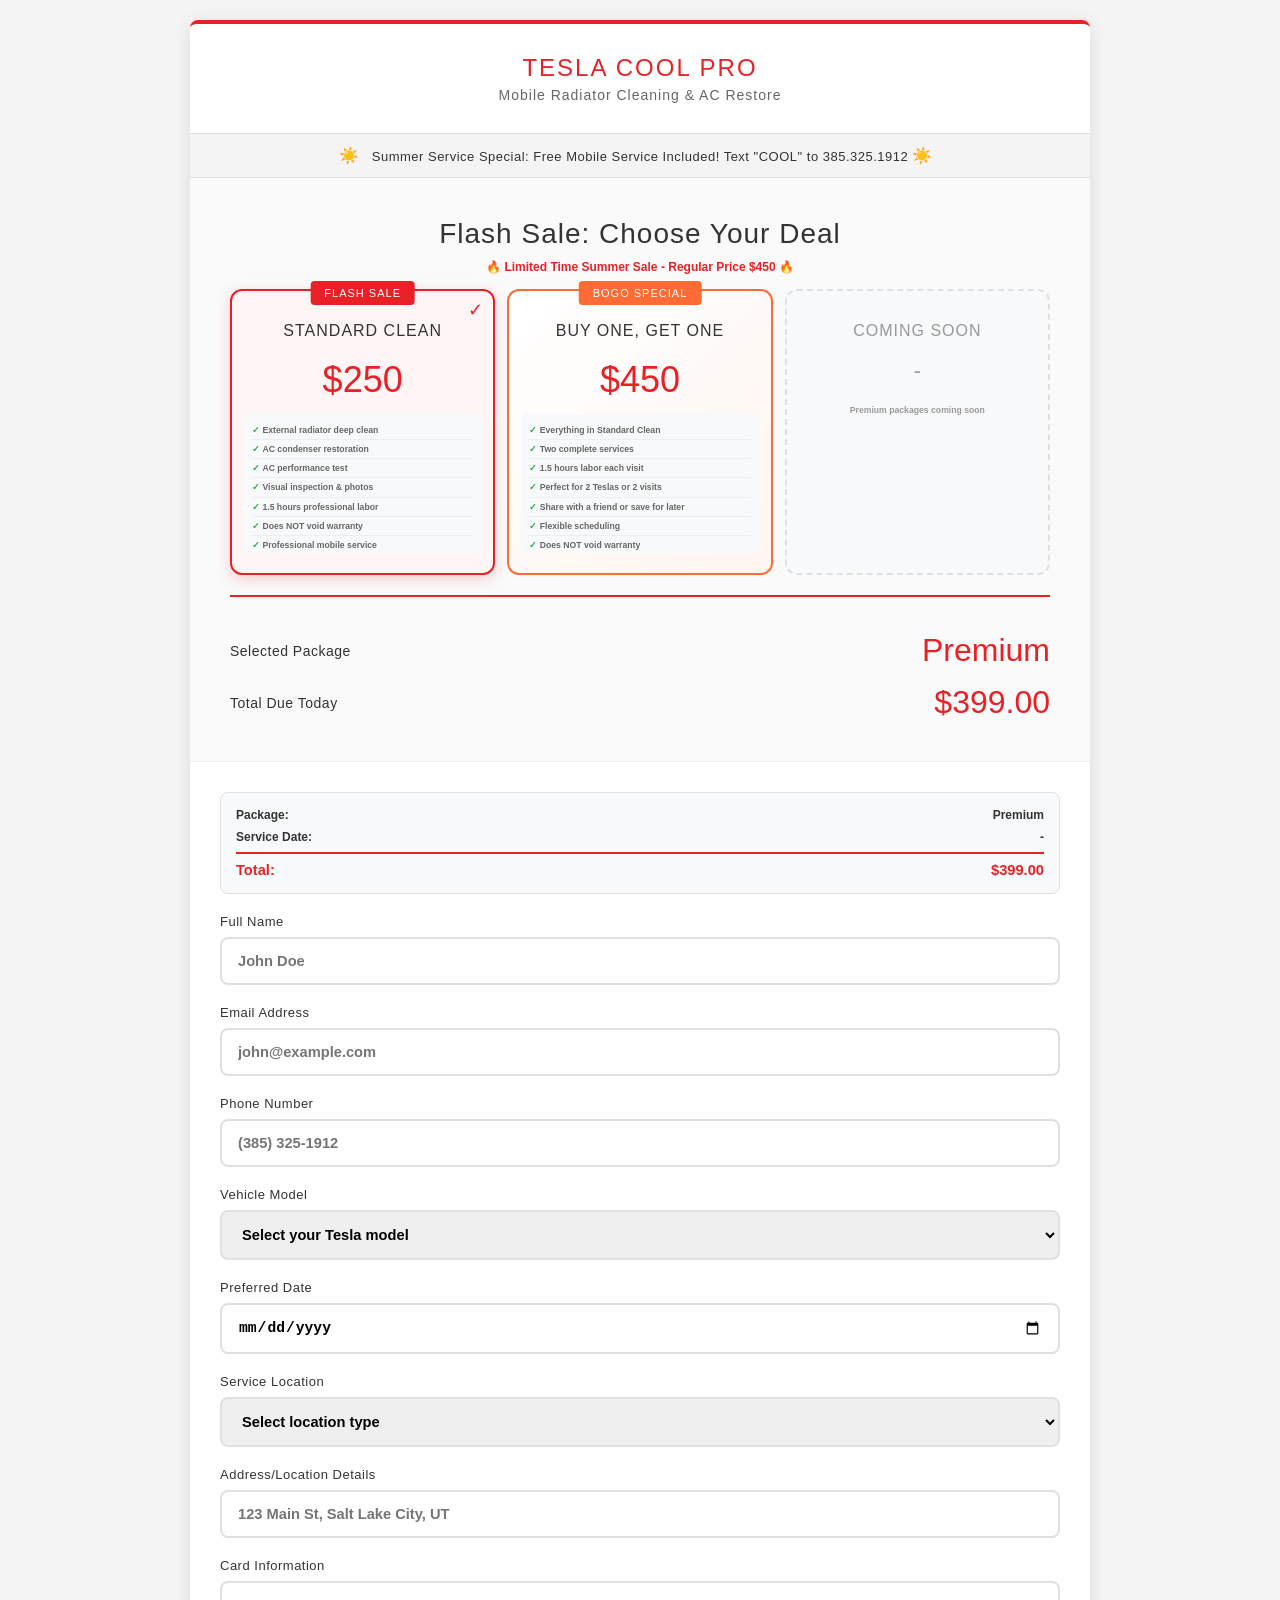
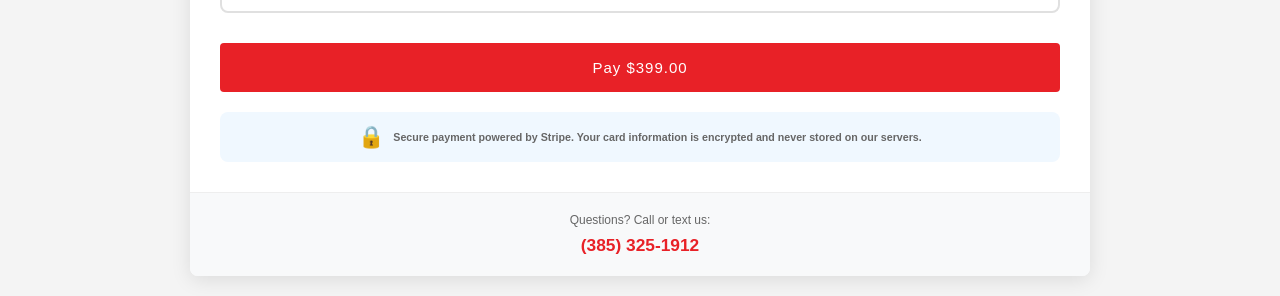
<file: tesla-cool-pro-website/payment.html>
<!DOCTYPE html>
<html lang="en">
<head>
  <meta charset="UTF-8">
  <meta name="viewport" content="width=device-width, initial-scale=1.0">
  <title>Payment - Tesla Cool Pro</title>
  <script src="https://js.stripe.com/v3/"></script>
  <style>
    * {
      box-sizing: border-box;
      margin: 0;
      padding: 0;
    }
    body {
      font-family: 'Gotham', 'Proxima Nova', -apple-system, BlinkMacSystemFont, 'Segoe UI', Roboto, Oxygen, Ubuntu, sans-serif;
      background: #f4f4f4;
      min-height: 100vh;
      display: flex;
      align-items: center;
      justify-content: center;
      padding: 20px;
      margin: 0;
    }
    .payment-container {
      background: #fff;
      border-radius: 8px;
      box-shadow: 0 4px 20px rgba(0,0,0,0.1);
      max-width: 900px;
      width: 100%;
      overflow: hidden;
      border-top: 4px solid #E82127;
    }
    .header {
      background: #fff;
      color: #333;
      padding: 30px 40px;
      text-align: center;
      border-bottom: 1px solid #e0e0e0;
    }
    .brand-name {
      font-size: 24px;
      font-weight: 500;
      letter-spacing: 2px;
      margin-bottom: 5px;
      color: #E82127;
      text-transform: uppercase;
    }
    .header-tagline {
      font-size: 14px;
      font-weight: 400;
      letter-spacing: 1px;
      color: #666;
    }
    .summer-banner {
      background: #f4f4f4;
      color: #333;
      padding: 12px 20px;
      text-align: center;
      font-size: 13px;
      font-weight: 500;
      letter-spacing: 0.5px;
      border-bottom: 1px solid #e0e0e0;
    }
    .summer-banner span {
      font-size: 16px;
      margin-right: 8px;
    }
    .packages-section {
      padding: 40px;
      background: #fafafa;
      border-bottom: 1px solid #eee;
    }
    .section-title {
      font-size: 28px;
      font-weight: 500;
      color: #333;
      margin-bottom: 10px;
      letter-spacing: 1px;
      text-align: center;
    }
    .package-grid {
      display: grid;
      grid-template-columns: repeat(3, 1fr);
      gap: 12px;
      margin-bottom: 20px;
    }
    .package-card {
      background: #fff;
      border: 2px solid #e0e0e0;
      border-radius: 12px;
      padding: 20px 12px;
      text-align: center;
      cursor: pointer;
      transition: all 0.3s;
      position: relative;
    }
    .package-card:hover {
      border-color: #E82127;
      transform: translateY(-3px);
      box-shadow: 0 4px 15px rgba(232, 33, 39, 0.15);
    }
    .package-card.selected {
      border-color: #E82127;
      background: #fff5f5;
      box-shadow: 0 4px 15px rgba(232, 33, 39, 0.2);
    }
    .package-card.selected::after {
      content: '✓';
      position: absolute;
      top: 8px;
      right: 10px;
      font-size: 18px;
      font-weight: 500;
      color: #E82127;
    }
    .package-name {
      font-size: 16px;
      font-weight: 500;
      color: #333;
      letter-spacing: 1px;
      margin-bottom: 8px;
      min-height: 40px;
      display: flex;
      align-items: center;
      justify-content: center;
      text-transform: uppercase;
    }
    .package-price {
      font-size: 36px;
      font-weight: 500;
      color: #E82127;
      margin-bottom: 12px;
    }
    .package-desc {
      font-size: 6.5pt;
      color: #666;
      font-weight: 600;
      line-height: 1.4;
      text-align: left;
      padding: 8px;
      background: #f8f9fa;
      border-radius: 6px;
      max-height: 140px;
      overflow-y: auto;
    }
    .package-desc ul {
      list-style: none;
      padding-left: 0;
    }
    .package-desc li {
      padding: 3px 0;
      border-bottom: 1px solid #eee;
    }
    .package-desc li:last-child {
      border-bottom: none;
    }
    .package-desc li::before {
      content: '✓ ';
      color: #28a745;
      font-weight: 900;
    }
    .most-popular {
      position: absolute;
      top: -10px;
      left: 50%;
      transform: translateX(-50%);
      background: #E82127;
      color: #fff;
      padding: 6px 14px;
      border-radius: 4px;
      font-size: 11px;
      font-weight: 500;
      letter-spacing: 1px;
      text-transform: uppercase;
    }
    .service-details {
      margin-top: 20px;
      padding-top: 20px;
      border-top: 2px solid #E82127;
    }
    .total-row {
      display: flex;
      justify-content: space-between;
      align-items: center;
      padding-top: 15px;
    }
    .total-label {
      font-size: 14px;
      font-weight: 500;
      color: #333;
      letter-spacing: 0.5px;
    }
    .total-amount {
      font-size: 32px;
      font-weight: 500;
      color: #E82127;
    }
    .payment-form {
      padding: 30px;
    }
    .form-group {
      margin-bottom: 20px;
    }
    .form-label {
      display: block;
      font-size: 13px;
      font-weight: 500;
      color: #333;
      letter-spacing: 0.5px;
      margin-bottom: 8px;
    }
    .form-input {
      width: 100%;
      padding: 14px 16px;
      border: 2px solid #e0e0e0;
      border-radius: 8px;
      font-size: 11pt;
      font-weight: 600;
      transition: border-color 0.3s;
    }
    .form-input:focus {
      outline: none;
      border-color: #E82127;
    }
    #card-element {
      padding: 14px 16px;
      border: 2px solid #e0e0e0;
      border-radius: 8px;
      background: #fff;
      font-size: 11pt;
      margin-bottom: 10px;
    }
    #card-element:focus-within {
      border-color: #E82127;
    }
    #card-errors {
      color: #E82127;
      font-size: 8pt;
      font-weight: 600;
      margin-top: 5px;
      display: none;
    }
    .pay-button {
      width: 100%;
      background: #E82127;
      color: #fff;
      border: none;
      padding: 16px;
      font-size: 15px;
      font-weight: 500;
      letter-spacing: 1px;
      border-radius: 4px;
      cursor: pointer;
      transition: all 0.3s;
      margin-top: 10px;
    }
    .pay-button:hover {
      background: #c41c21;
      transform: translateY(-2px);
      box-shadow: 0 4px 15px rgba(232, 33, 39, 0.3);
    }
    .pay-button:disabled {
      background: #ccc;
      cursor: not-allowed;
      transform: none;
      box-shadow: none;
    }
    .secure-badge {
      display: flex;
      align-items: center;
      justify-content: center;
      gap: 8px;
      margin-top: 20px;
      padding: 12px;
      background: #f0f8ff;
      border-radius: 8px;
    }
    .secure-icon {
      font-size: 16pt;
    }
    .secure-text {
      font-size: 8pt;
      font-weight: 600;
      color: #666;
      text-align: center;
    }
    .contact-info {
      text-align: center;
      padding: 20px 30px;
      background: #f8f9fa;
      border-top: 1px solid #eee;
    }
    .contact-text {
      font-size: 9pt;
      color: #666;
      margin-bottom: 8px;
    }
    .contact-phone {
      font-size: 13pt;
      font-weight: 800;
      color: #E82127;
      text-decoration: none;
    }
    .success-message {
      display: none;
      text-align: center;
      padding: 40px 30px;
    }
    .success-icon {
      font-size: 60pt;
      margin-bottom: 20px;
    }
    .success-title {
      font-size: 20pt;
      font-weight: 900;
      color: #155724;
      margin-bottom: 10px;
    }
    .success-text {
      font-size: 11pt;
      color: #666;
      line-height: 1.6;
    }
    .order-summary {
      background: #f8f9fa;
      padding: 15px;
      border-radius: 8px;
      margin-bottom: 20px;
      border: 1px solid #e0e0e0;
    }
    .order-row {
      display: flex;
      justify-content: space-between;
      font-size: 9pt;
      font-weight: 600;
      margin-bottom: 8px;
      color: #333;
    }
    .order-row:last-child {
      margin-bottom: 0;
      padding-top: 8px;
      border-top: 2px solid #E82127;
      font-size: 11pt;
      color: #E82127;
    }
    @media (max-width: 600px) {
      .brand-name {
        font-size: 20pt;
      }
      .package-grid {
        grid-template-columns: 1fr;
      }
    }
  </style>
</head>
<body>
  <div class="payment-container">
    <div class="header">
      <div class="brand-name">Tesla Cool Pro</div>
      <div class="header-tagline">Mobile Radiator Cleaning & AC Restore</div>
    </div>

    <div class="summer-banner">
      <span>☀️</span> Summer Service Special: Free Mobile Service Included! Text "COOL" to 385.325.1912 <span>☀️</span>
    </div>

    <div class="packages-section">
      <div class="section-title">Flash Sale: Choose Your Deal</div>
      <p style="text-align: center; font-size: 9pt; color: #E82127; font-weight: 700; margin-bottom: 15px;">🔥 Limited Time Summer Sale - Regular Price $450 🔥</p>
      
      <div class="package-grid">
        <div class="package-card selected" data-package="standard" data-price="250">
          <div class="most-popular">Flash Sale</div>
          <div class="package-name">Standard Clean</div>
          <div class="package-price">$250</div>
          <div class="package-desc">
            <ul>
              <li>External radiator deep clean</li>
              <li>AC condenser restoration</li>
              <li>AC performance test</li>
              <li>Visual inspection & photos</li>
              <li><strong>1.5 hours professional labor</strong></li>
              <li><strong>Does NOT void warranty</strong></li>
              <li>Professional mobile service</li>
            </ul>
          </div>
        </div>
        
        <div class="package-card" data-package="bogo" data-price="450" style="border-color: #ff6b35; background: linear-gradient(135deg, #fff 0%, #fff5f0 100%);">
          <div class="most-popular" style="background: #ff6b35;">BOGO Special</div>
          <div class="package-name">Buy One, Get One</div>
          <div class="package-price">$450</div>
          <div class="package-desc">
            <ul>
              <li>Everything in Standard Clean</li>
              <li><strong>Two complete services</strong></li>
              <li><strong>1.5 hours labor each visit</strong></li>
              <li>Perfect for 2 Teslas or 2 visits</li>
              <li>Share with a friend or save for later</li>
              <li>Flexible scheduling</li>
              <li><strong>Does NOT void warranty</strong></li>
            </ul>
          </div>
        </div>
        
        <div class="package-card" style="background: #f8f9fa; border-style: dashed;">
          <div class="package-name" style="color: #999;">Coming Soon</div>
          <div class="package-price" style="font-size: 16pt; color: #999;">-</div>
          <div class="package-desc" style="text-align: center; color: #999;">
            Premium packages coming soon
          </div>
        </div>
      </div>
      
      <div class="service-details">
        <div class="total-row">
          <span class="total-label">Selected Package</span>
          <span class="total-amount" id="selected-package-name">Premium</span>
        </div>
        <div class="total-row">
          <span class="total-label">Total Due Today</span>
          <span class="total-amount" id="total-amount">$399.00</span>
        </div>
      </div>
    </div>

    <div class="payment-form" id="payment-form-section">
      <!-- Formspree Form -->
      <form id="payment-form" action="https://formspree.io/f/mzdwnrwk" method="POST">
        
        <!-- Hidden fields for Formspree -->
        <input type="hidden" name="package" id="formspree-package" value="Premium">
        <input type="hidden" name="amount" id="formspree-amount" value="$399.00">
        <input type="hidden" name="stripe_payment_method" id="stripe-payment-method" value="">
        
        <div class="order-summary">
          <div class="order-row">
            <span>Package:</span>
            <span id="summary-package">Premium</span>
          </div>
          <div class="order-row">
            <span>Service Date:</span>
            <span id="summary-date">-</span>
          </div>
          <div class="order-row">
            <span>Total:</span>
            <span id="summary-total">$399.00</span>
          </div>
        </div>

        <div class="form-group">
          <label class="form-label">Full Name</label>
          <input type="text" class="form-input" name="name" id="name" required placeholder="John Doe">
        </div>
        
        <div class="form-group">
          <label class="form-label">Email Address</label>
          <input type="email" class="form-input" name="email" id="email" required placeholder="john@example.com">
        </div>
        
        <div class="form-group">
          <label class="form-label">Phone Number</label>
          <input type="tel" class="form-input" name="phone" id="phone" required placeholder="(385) 325-1912">
        </div>
        
        <div class="form-group">
          <label class="form-label">Vehicle Model</label>
          <select class="form-input" name="vehicle" id="vehicle" required>
            <option value="">Select your Tesla model</option>
            <option value="Model 3">Tesla Model 3</option>
            <option value="Model Y">Tesla Model Y</option>
          </select>
        </div>
        
        <div class="form-group">
          <label class="form-label">Preferred Date</label>
          <input type="date" class="form-input" name="service_date" id="date" required>
        </div>
        
        <div class="form-group">
          <label class="form-label">Service Location</label>
          <select class="form-input" name="location_type" id="location" required>
            <option value="">Select location type</option>
            <option value="Home">Home</option>
            <option value="Office">Office</option>
            <option value="Supercharger Station">Supercharger Station</option>
            <option value="Other">Other</option>
          </select>
        </div>
        
        <div class="form-group">
          <label class="form-label">Address/Location Details</label>
          <input type="text" class="form-input" name="address" id="address" required placeholder="123 Main St, Salt Lake City, UT">
        </div>
        
        <div class="form-group">
          <label class="form-label">Card Information</label>
          <div id="card-element"></div>
          <div id="card-errors"></div>
        </div>
        
        <button type="submit" class="pay-button" id="pay-button">Pay $399.00</button>
      </form>
      
      <div class="secure-badge">
        <span class="secure-icon">🔒</span>
        <span class="secure-text">Secure payment powered by Stripe. Your card information is encrypted and never stored on our servers.</span>
      </div>
    </div>

    <div class="success-message" id="success-message">
      <div class="success-icon">✅</div>
      <div class="success-title">Payment & Booking Submitted!</div>
      <div class="success-text">
        Thank you! We've received your booking request and payment information. We'll contact you within 15 minutes to confirm your appointment time.
        <br><br>
        A confirmation email has been sent to <strong id="confirmation-email"></strong>.
      </div>
    </div>

    <div class="contact-info">
      <div class="contact-text">Questions? Call or text us:</div>
      <a href="tel:3853251912" class="contact-phone">(385) 325-1912</a>
    </div>
  </div>

  <script>
    // ============================================
    // REPLACE WITH YOUR STRIPE PUBLISHABLE KEY
    // Get it from: https://dashboard.stripe.com/apikeys
    // ============================================
    const stripe = Stripe('pk_live_51TlbEoB9oA41iZADIsLlz66dsRS2vl5bwtaVQgODPkxcVWKZndT5PGUY40UtOHWnlJl3si76YL03Q0SWSw1NpmLx00iTVUb4Jb');
    const elements = stripe.elements();
    
    // Create card element
    const cardElement = elements.create('card', {
      style: {
        base: {
          fontSize: '16px',
          color: '#32325d',
          fontFamily: '"Arial Black", "Helvetica Neue", Arial, sans-serif',
          '::placeholder': {
            color: '#aab7c4'
          }
        },
        invalid: {
          color: '#E82127',
          iconColor: '#E82127'
        }
      }
    });
    
    cardElement.mount('#card-element');
    
    // Handle card validation errors
    cardElement.on('change', function(event) {
      const errorDiv = document.getElementById('card-errors');
      if (event.error) {
        errorDiv.textContent = event.error.message;
        errorDiv.style.display = 'block';
      } else {
        errorDiv.style.display = 'none';
      }
    });
    
    // Package selection
    const packageCards = document.querySelectorAll('.package-card');
    const totalAmountEl = document.getElementById('total-amount');
    const selectedPackageNameEl = document.getElementById('selected-package-name');
    const payButton = document.getElementById('pay-button');
    const summaryPackage = document.getElementById('summary-package');
    const summaryTotal = document.getElementById('summary-total');
    const formspreePackage = document.getElementById('formspree-package');
    const formspreeAmount = document.getElementById('formspree-amount');
    
    const packageNames = {
      'standard': 'Standard Clean',
      'bogo': 'Buy One, Get One'
    };
    
    let selectedPackage = 'standard';
    let selectedPrice = 250;
    
    packageCards.forEach(card => {
      card.addEventListener('click', () => {
        packageCards.forEach(c => c.classList.remove('selected'));
        card.classList.add('selected');
        
        selectedPackage = card.dataset.package;
        selectedPrice = parseInt(card.dataset.price);
        
        totalAmountEl.textContent = `$${selectedPrice}.00`;
        selectedPackageNameEl.textContent = packageNames[selectedPackage];
        payButton.textContent = `Pay $${selectedPrice}.00`;
        summaryPackage.textContent = packageNames[selectedPackage];
        summaryTotal.textContent = `$${selectedPrice}.00`;
        formspreePackage.value = packageNames[selectedPackage];
        formspreeAmount.value = `$${selectedPrice}.00`;
      });
    });
    
    // Update summary date when changed
    document.getElementById('date').addEventListener('change', function() {
      const dateValue = this.value ? new Date(this.value).toLocaleDateString('en-US', { month: 'short', day: 'numeric', year: 'numeric' }) : '-';
      document.getElementById('summary-date').textContent = dateValue;
    });
    
    // Set minimum date to today
    const today = new Date().toISOString().split('T')[0];
    document.getElementById('date').setAttribute('min', today);
    
    // Handle form submission
    const form = document.getElementById('payment-form');
    const errorMessage = document.getElementById('card-errors');
    const paymentFormSection = document.getElementById('payment-form-section');
    const successMessage = document.getElementById('success-message');
    const confirmationEmail = document.getElementById('confirmation-email');
    
    form.addEventListener('submit', async (event) => {
      event.preventDefault();
      
      // Disable button during processing
      payButton.disabled = true;
      payButton.textContent = 'Processing...';
      errorMessage.style.display = 'none';
      
      try {
        // Create payment method with Stripe
        const {paymentMethod, error} = await stripe.createPaymentMethod({
          type: 'card',
          card: cardElement,
          billing_details: {
            name: document.getElementById('name').value,
            email: document.getElementById('email').value,
            phone: document.getElementById('phone').value,
            address: {
              line1: document.getElementById('address').value
            }
          }
        });
        
        if (error) {
          throw error;
        }
        
        // Payment method created successfully - store the ID
        document.getElementById('stripe-payment-method').value = paymentMethod.id;
        
        console.log('Payment method created:', paymentMethod.id);
        
        // Submit form to Formspree
        const formData = new FormData(form);
        
        const response = await fetch(form.action, {
          method: 'POST',
          body: formData,
          headers: {
            'Accept': 'application/json'
          }
        });
        
        if (response.ok) {
          // Success! Show confirmation
          confirmationEmail.textContent = document.getElementById('email').value;
          paymentFormSection.style.display = 'none';
          successMessage.style.display = 'block';
          
          // Optional: redirect after 10 seconds
          // setTimeout(() => {
          //   window.location.href = '/';
          // }, 10000);
        } else {
          throw new Error('Form submission failed. Please try again.');
        }
        
      } catch (error) {
        errorMessage.textContent = error.message || 'Payment failed. Please try again.';
        errorMessage.style.display = 'block';
        payButton.disabled = false;
        payButton.textContent = `Pay $${selectedPrice}.00`;
      }
    });
  </script>
</body>
</html>
</file>
